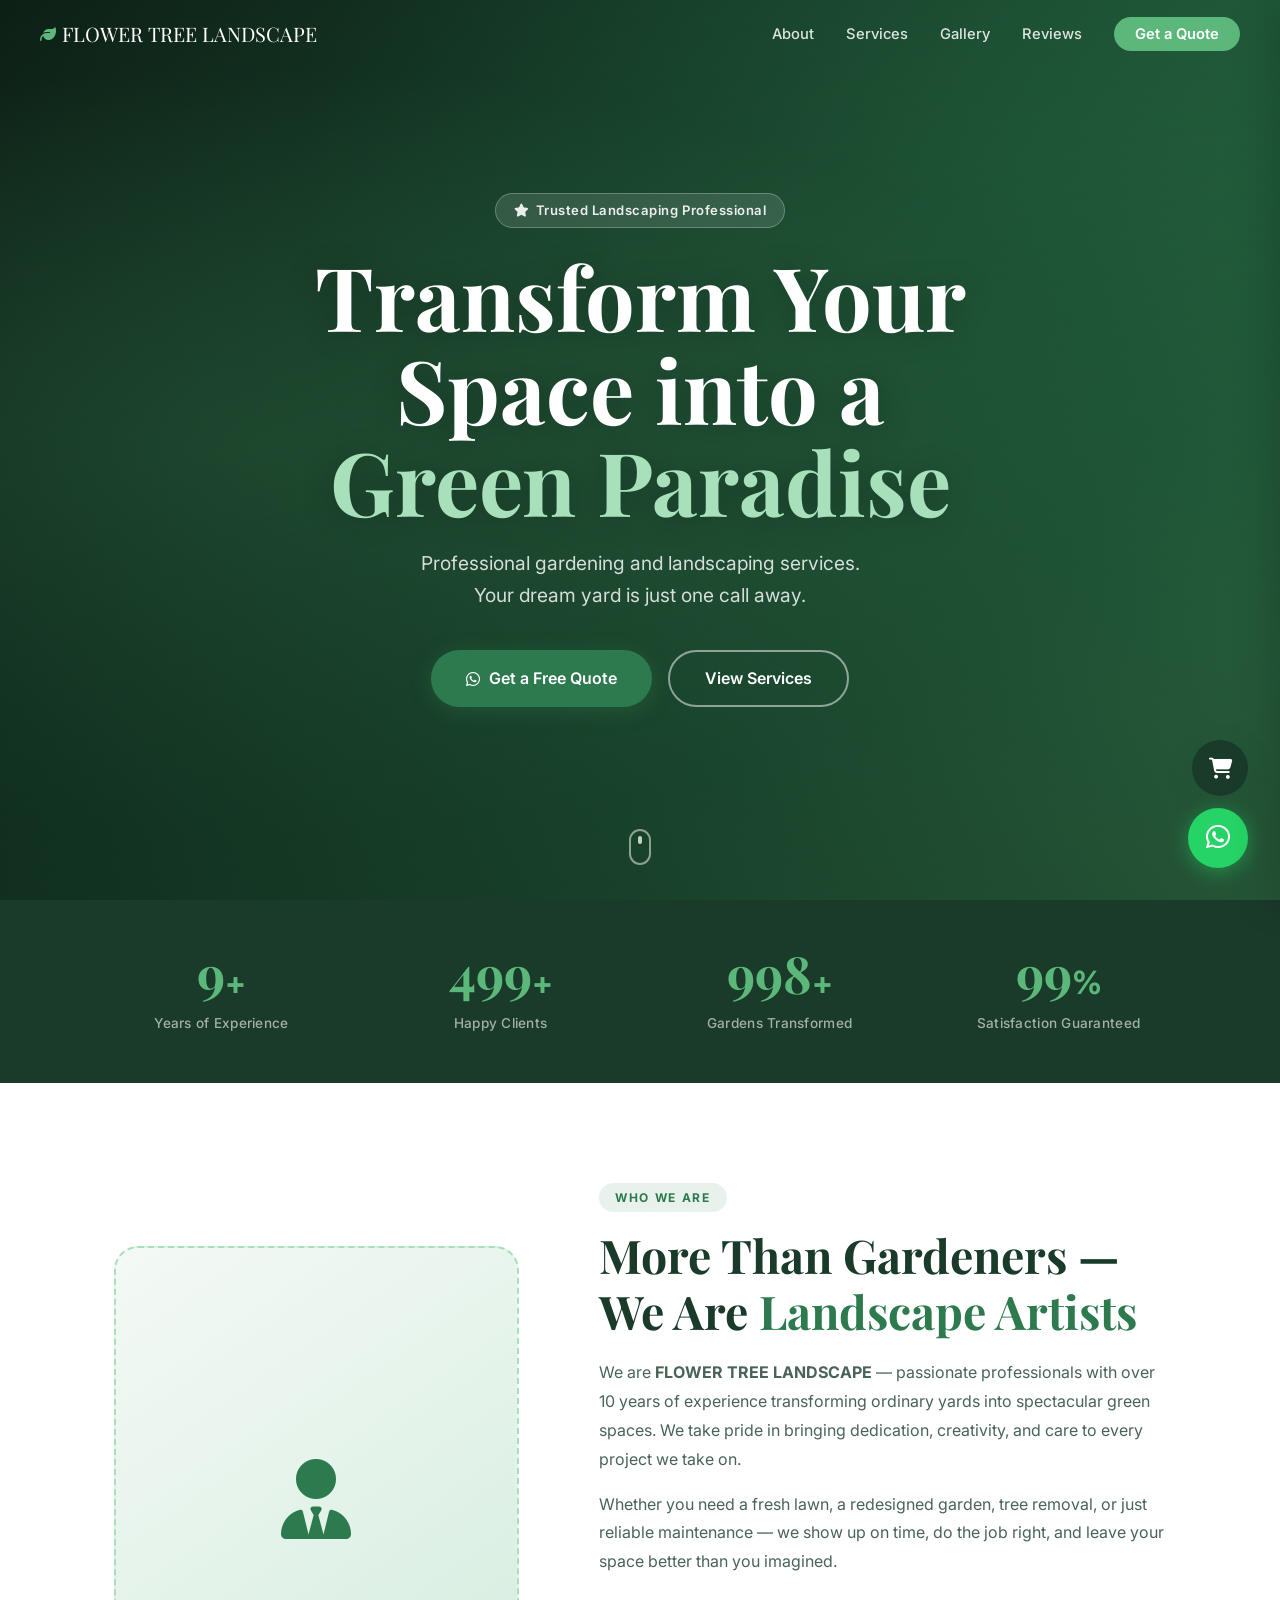
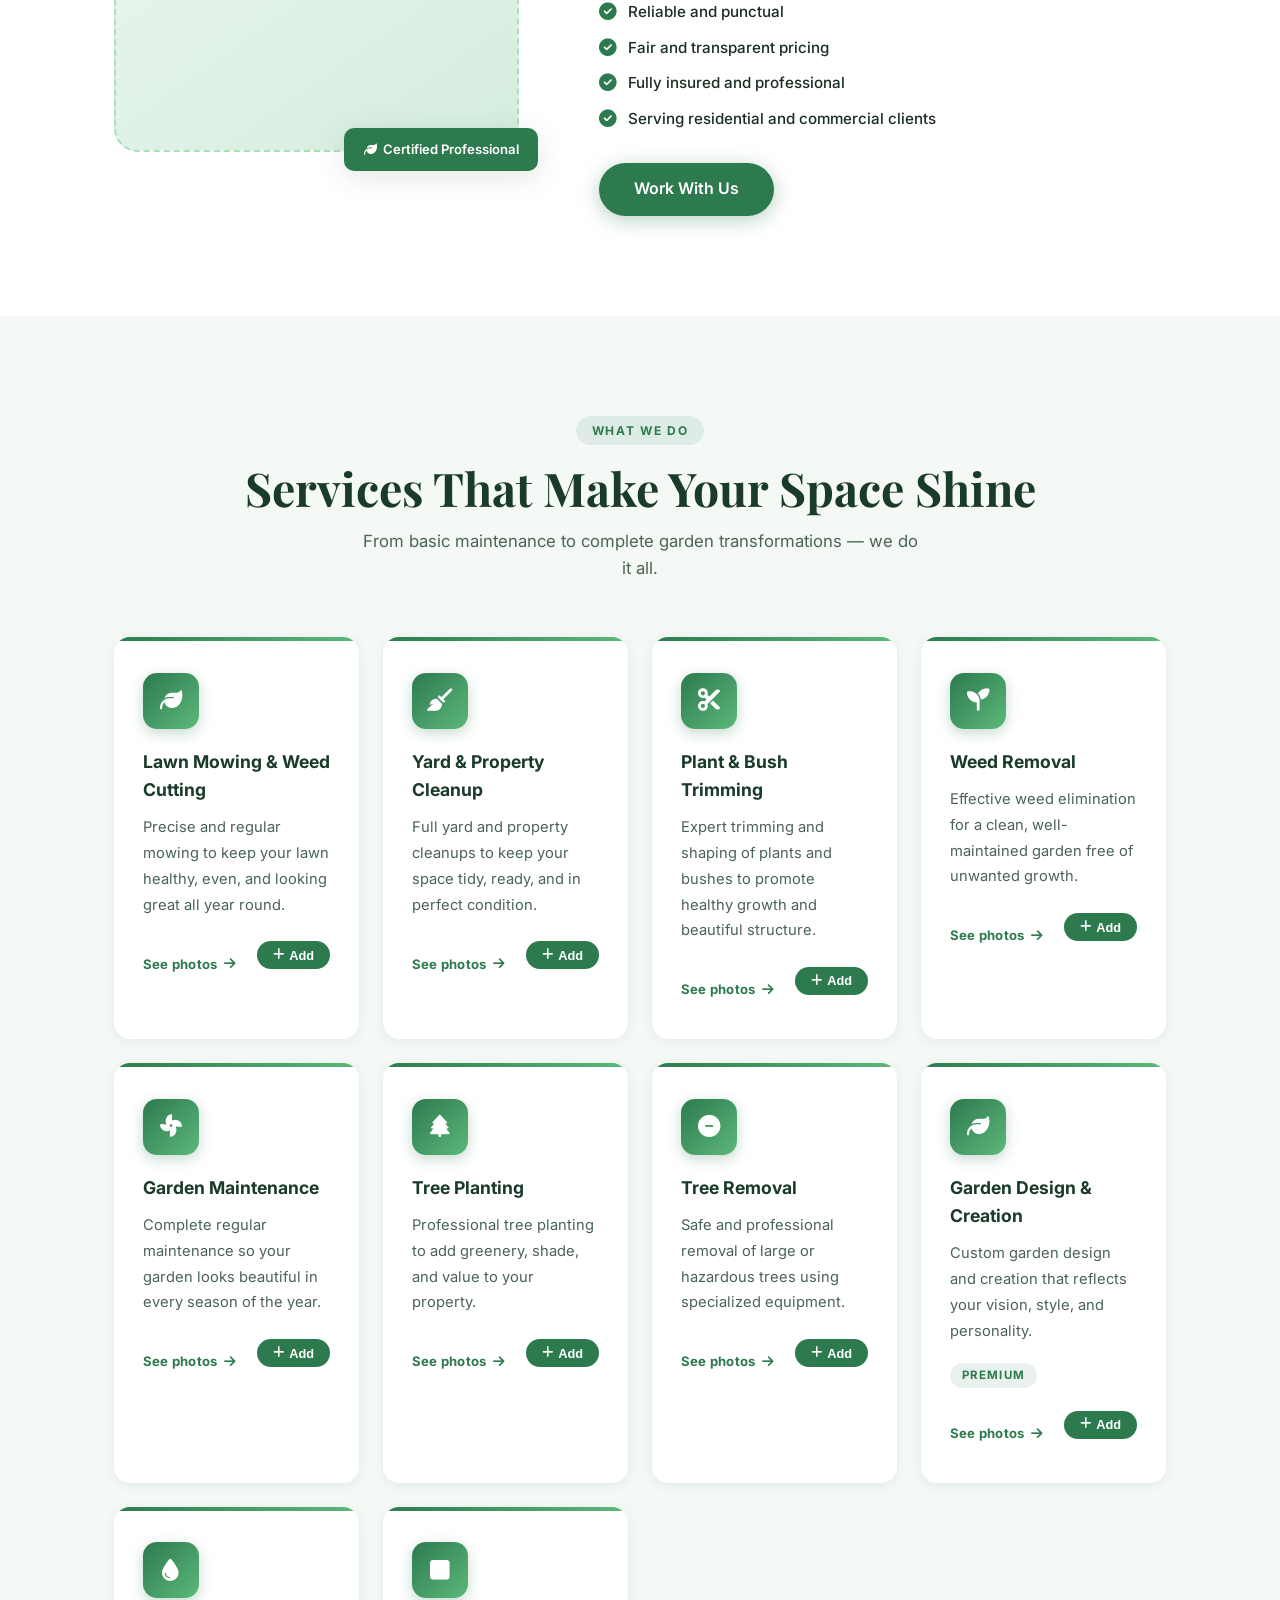
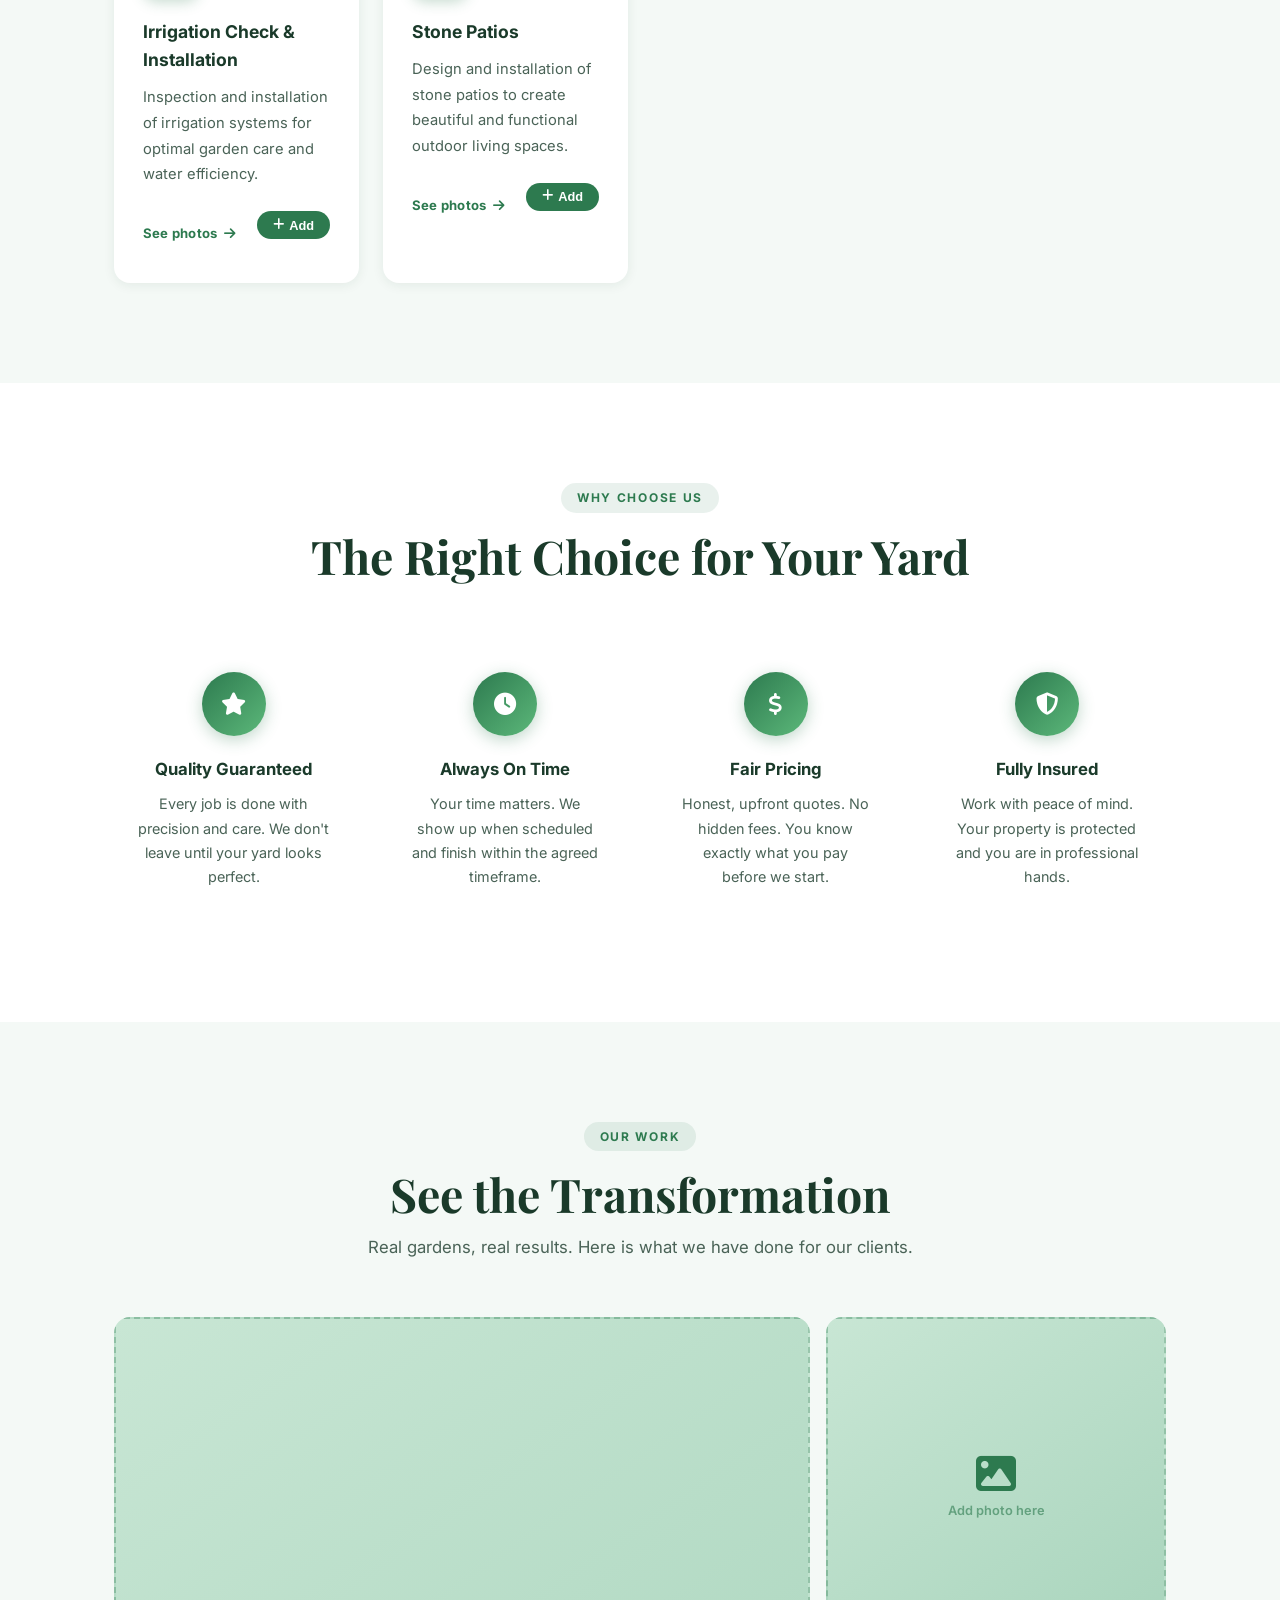
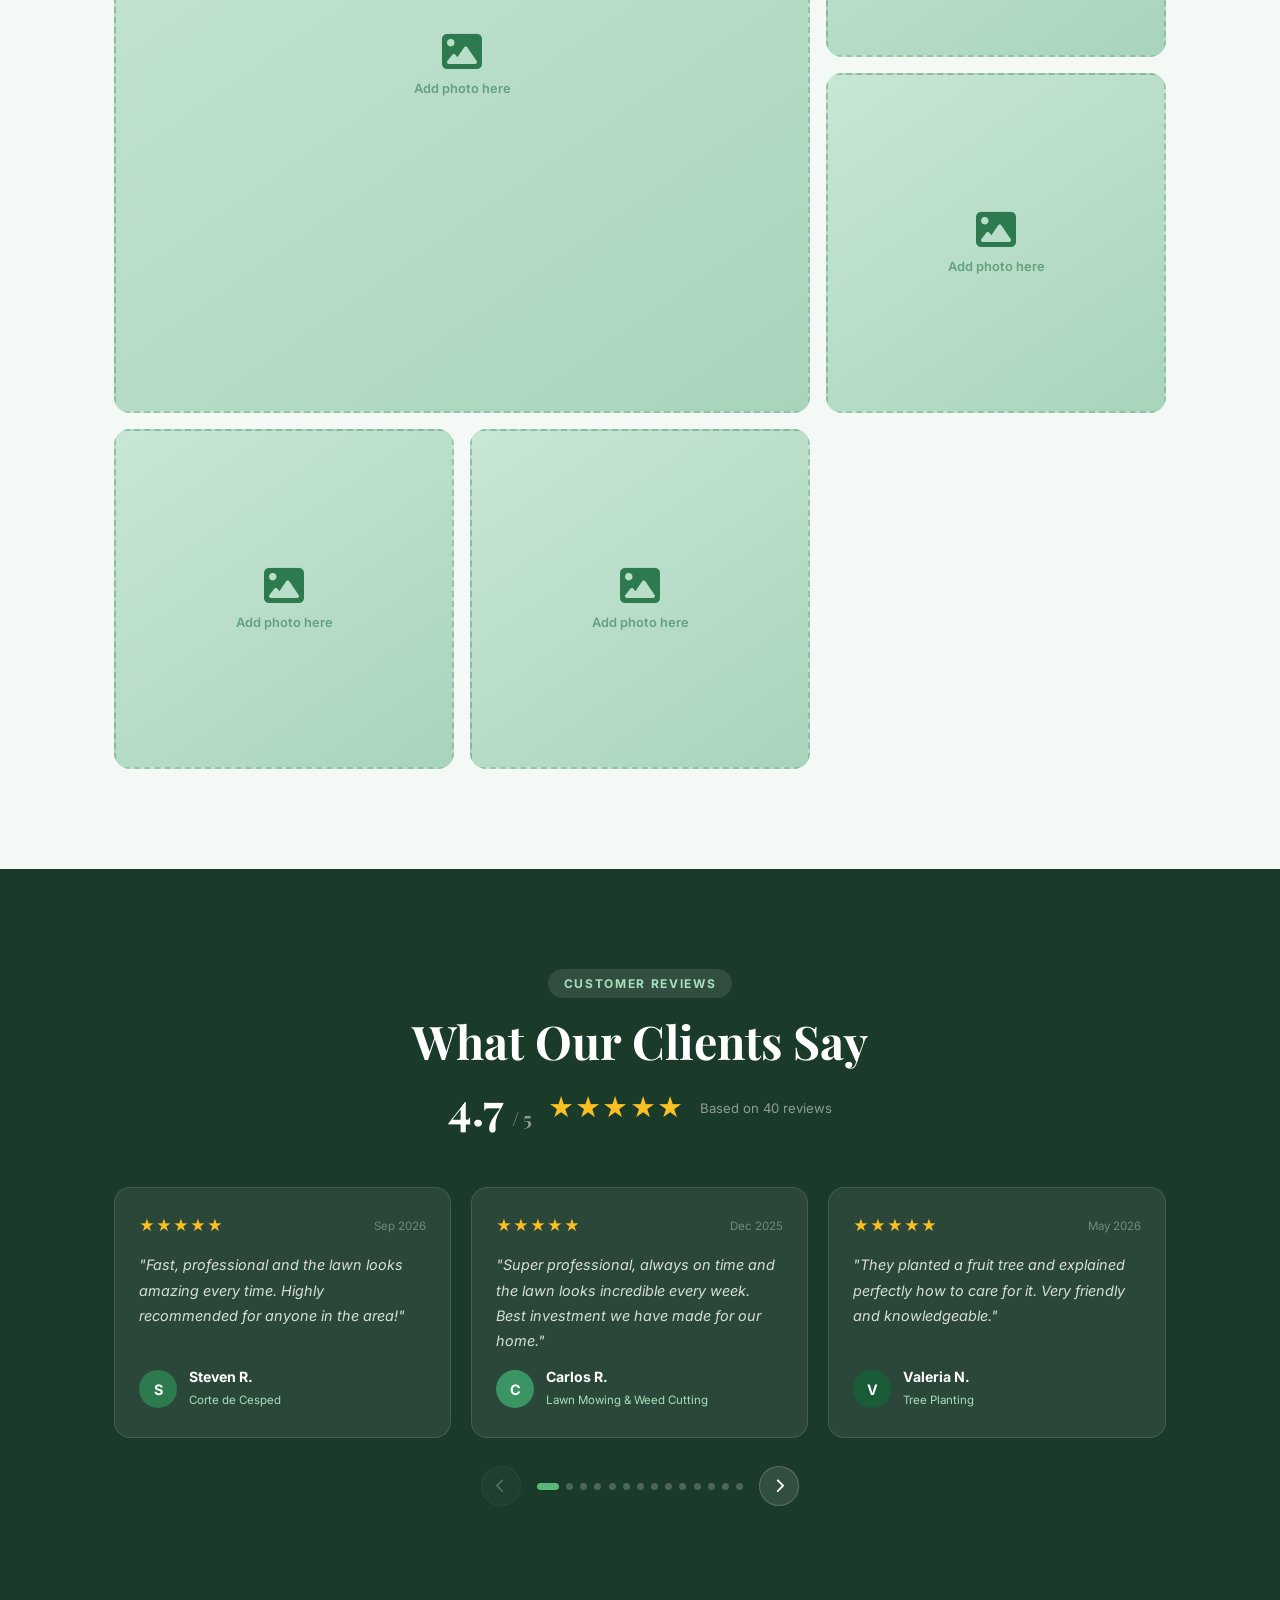
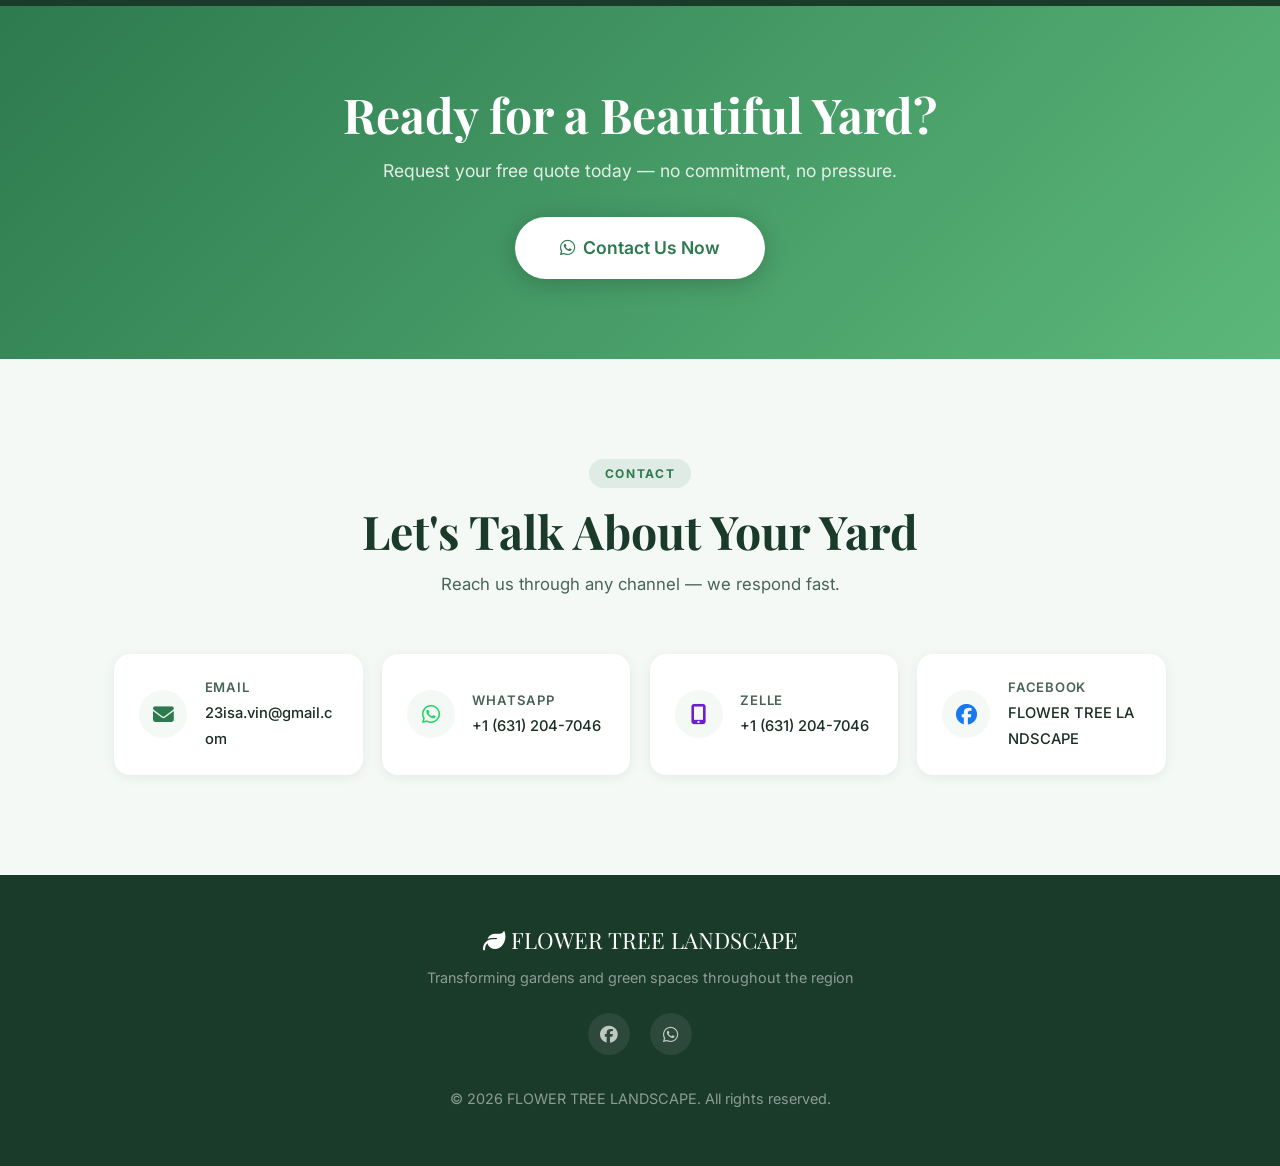
<file: index.html>
<!DOCTYPE html>
<html lang="en">
<head>
  <meta charset="UTF-8" />
  <meta name="viewport" content="width=device-width, initial-scale=1.0" />
  <title>FLOWER TREE LANDSCAPE – Professional Gardening & Landscaping Services</title>
  <meta name="description" content="Professional gardening and landscaping services. Lawn mowing, tree trimming, garden design, and more. Contact FLOWER TREE LANDSCAPE today!" />

  <link rel="stylesheet" href="style.css" />
  <link rel="stylesheet" href="https://cdnjs.cloudflare.com/ajax/libs/font-awesome/6.5.0/css/all.min.css" />
  <link href="https://fonts.googleapis.com/css2?family=Playfair+Display:wght@700;800&family=Inter:wght@400;500;600;700&display=swap" rel="stylesheet" />
</head>
<body>

  <!-- WhatsApp Float -->
  <a href="https://wa.me/16312047046?text=*FLOWER%20TREE%20LANDSCAPE*%0A%0AHello!%20I%27d%20like%20more%20information%20about%20your%20services.%0A%0AGracias!"
     class="whatsapp-float" target="_blank" rel="noopener" aria-label="Chat on WhatsApp">
    <i class="fa-brands fa-whatsapp"></i>
    <span class="whatsapp-tooltip">Chat with us!</span>
  </a>

  <!-- Navbar -->
  <nav class="navbar" id="navbar">
    <div class="nav-logo">
      <i class="fa-solid fa-leaf logo-leaf"></i> FLOWER TREE LANDSCAPE
    </div>
    <ul class="nav-links" id="navLinks">
      <li><a href="#about">About</a></li>
      <li><a href="#services">Services</a></li>
      <li><a href="#gallery">Gallery</a></li>
      <li><a href="#testimonials">Reviews</a></li>
      <li><a href="#contact" class="nav-cta">Get a Quote</a></li>
    </ul>
    <button class="hamburger" id="hamburger" aria-label="Menu">
      <span></span><span></span><span></span>
    </button>
  </nav>

  <!-- Hero -->
  <section class="hero" id="home">
    <div class="hero-bg"></div>
    <div class="hero-overlay"></div>
    <div class="hero-content">
      <div class="hero-badge reveal"><i class="fa-solid fa-star"></i> Trusted Landscaping Professional</div>
      <h1 class="reveal delay-1">
        Transform Your <br/>Space into a <span class="hero-highlight">Green Paradise</span>
      </h1>
      <p class="hero-sub reveal delay-2">
        Professional gardening and landscaping services.<br/>
        Your dream yard is just one call away.
      </p>
      <div class="hero-actions reveal delay-3">
        <a href="https://wa.me/16312047046?text=*FLOWER%20TREE%20LANDSCAPE*%0A%0AHello!%20I%27d%20like%20a%20free%20quote.%0A%0AService%3A%20%0AAddress%3A%20%0ADetails%3A%20%0A%0AThank%20you!"
           class="btn-primary" target="_blank" rel="noopener">
          <i class="fa-brands fa-whatsapp"></i> Get a Free Quote
        </a>
        <a href="#services" class="btn-outline">View Services</a>
      </div>
    </div>
    <div class="scroll-indicator"><span></span></div>
  </section>

  <!-- Stats -->
  <section class="stats-bar">
    <div class="stats-grid">
      <div class="stat-item reveal">
        <span class="stat-number" id="statYears" data-target="10">0</span><span class="stat-suffix">+</span>
        <p>Years of Experience</p>
      </div>
      <div class="stat-item reveal delay-1">
        <span class="stat-number" id="statClients" data-target="500">0</span><span class="stat-suffix">+</span>
        <p>Happy Clients</p>
      </div>
      <div class="stat-item reveal delay-2">
        <span class="stat-number" id="statGardens" data-target="1000">0</span><span class="stat-suffix">+</span>
        <p>Gardens Transformed</p>
      </div>
      <div class="stat-item reveal delay-3">
        <span class="stat-number" id="statSatisfaction" data-target="100">0</span><span class="stat-suffix">%</span>
        <p>Satisfaction Guaranteed</p>
      </div>
    </div>
  </section>

  <!-- About -->
  <section class="about section" id="about">
    <div class="container about-grid">

      <div class="about-photo reveal">
        <div class="photo-placeholder">
          <i class="fa-solid fa-user-tie"></i>
          <!-- To add a real photo: <img src="img/photo.jpg" alt="Our team" /> -->
        </div>
        <div class="photo-badge">
          <i class="fa-solid fa-leaf"></i> Certified Professional
        </div>
      </div>

      <div class="about-text reveal delay-1">
        <span class="section-tag">Who We Are</span>
        <h2>More Than Gardeners —<br/>We Are <span class="highlight">Landscape Artists</span></h2>
        <p>
          We are <strong>FLOWER TREE LANDSCAPE</strong> — passionate professionals with over 10 years of experience
          transforming ordinary yards into spectacular green spaces. We take pride in bringing dedication,
          creativity, and care to every project we take on.
        </p>
        <p>
          Whether you need a fresh lawn, a redesigned garden, tree removal, or just reliable maintenance —
          we show up on time, do the job right, and leave your space better than you imagined.
        </p>
        <ul class="check-list">
          <li><i class="fa-solid fa-circle-check"></i> Reliable and punctual</li>
          <li><i class="fa-solid fa-circle-check"></i> Fair and transparent pricing</li>
          <li><i class="fa-solid fa-circle-check"></i> Fully insured and professional</li>
          <li><i class="fa-solid fa-circle-check"></i> Serving residential and commercial clients</li>
        </ul>
        <a href="#contact" class="btn-primary">Work With Us</a>
      </div>

    </div>
  </section>

  <!-- Services -->
  <section class="services section" id="services">
    <div class="container">
      <div class="section-header reveal">
        <span class="section-tag">What We Do</span>
        <h2>Services That Make Your Space Shine</h2>
        <p>From basic maintenance to complete garden transformations — we do it all.</p>
      </div>
      <div class="services-grid">

        <div class="card reveal" data-service="Lawn Mowing & Weed Cutting" data-icon="fa-leaf">
          <div class="card-icon"><i class="fa-solid fa-leaf"></i></div>
          <h3>Lawn Mowing & Weed Cutting</h3>
          <p>Precise and regular mowing to keep your lawn healthy, even, and looking great all year round.</p>
          <div class="card-actions">
            <span class="card-see-more">See photos <i class="fa-solid fa-arrow-right"></i></span>
            <button class="btn-add-cart" onclick="addToCart(this, event)"><i class="fa-solid fa-plus"></i> Add</button>
          </div>
        </div>

        <div class="card reveal delay-1" data-service="Yard & Property Cleanup" data-icon="fa-broom">
          <div class="card-icon"><i class="fa-solid fa-broom"></i></div>
          <h3>Yard & Property Cleanup</h3>
          <p>Full yard and property cleanups to keep your space tidy, ready, and in perfect condition.</p>
          <div class="card-actions">
            <span class="card-see-more">See photos <i class="fa-solid fa-arrow-right"></i></span>
            <button class="btn-add-cart" onclick="addToCart(this, event)"><i class="fa-solid fa-plus"></i> Add</button>
          </div>
        </div>

        <div class="card reveal delay-2" data-service="Plant & Bush Trimming" data-icon="fa-scissors">
          <div class="card-icon"><i class="fa-solid fa-scissors"></i></div>
          <h3>Plant & Bush Trimming</h3>
          <p>Expert trimming and shaping of plants and bushes to promote healthy growth and beautiful structure.</p>
          <div class="card-actions">
            <span class="card-see-more">See photos <i class="fa-solid fa-arrow-right"></i></span>
            <button class="btn-add-cart" onclick="addToCart(this, event)"><i class="fa-solid fa-plus"></i> Add</button>
          </div>
        </div>

        <div class="card reveal delay-3" data-service="Weed Removal" data-icon="fa-seedling">
          <div class="card-icon"><i class="fa-solid fa-seedling"></i></div>
          <h3>Weed Removal</h3>
          <p>Effective weed elimination for a clean, well-maintained garden free of unwanted growth.</p>
          <div class="card-actions">
            <span class="card-see-more">See photos <i class="fa-solid fa-arrow-right"></i></span>
            <button class="btn-add-cart" onclick="addToCart(this, event)"><i class="fa-solid fa-plus"></i> Add</button>
          </div>
        </div>

        <div class="card reveal" data-service="Garden Maintenance" data-icon="fa-fan">
          <div class="card-icon"><i class="fa-solid fa-fan"></i></div>
          <h3>Garden Maintenance</h3>
          <p>Complete regular maintenance so your garden looks beautiful in every season of the year.</p>
          <div class="card-actions">
            <span class="card-see-more">See photos <i class="fa-solid fa-arrow-right"></i></span>
            <button class="btn-add-cart" onclick="addToCart(this, event)"><i class="fa-solid fa-plus"></i> Add</button>
          </div>
        </div>

        <div class="card reveal delay-1" data-service="Tree Planting" data-icon="fa-tree">
          <div class="card-icon"><i class="fa-solid fa-tree"></i></div>
          <h3>Tree Planting</h3>
          <p>Professional tree planting to add greenery, shade, and value to your property.</p>
          <div class="card-actions">
            <span class="card-see-more">See photos <i class="fa-solid fa-arrow-right"></i></span>
            <button class="btn-add-cart" onclick="addToCart(this, event)"><i class="fa-solid fa-plus"></i> Add</button>
          </div>
        </div>

        <div class="card reveal delay-2" data-service="Tree Removal" data-icon="fa-circle-minus">
          <div class="card-icon"><i class="fa-solid fa-circle-minus"></i></div>
          <h3>Tree Removal</h3>
          <p>Safe and professional removal of large or hazardous trees using specialized equipment.</p>
          <div class="card-actions">
            <span class="card-see-more">See photos <i class="fa-solid fa-arrow-right"></i></span>
            <button class="btn-add-cart" onclick="addToCart(this, event)"><i class="fa-solid fa-plus"></i> Add</button>
          </div>
        </div>

        <div class="card reveal delay-3" data-service="Garden Design & Creation" data-icon="fa-leaf">
          <div class="card-icon"><i class="fa-solid fa-leaf"></i></div>
          <h3>Garden Design & Creation</h3>
          <p>Custom garden design and creation that reflects your vision, style, and personality.</p>
          <span class="card-tag">Premium</span>
          <div class="card-actions">
            <span class="card-see-more">See photos <i class="fa-solid fa-arrow-right"></i></span>
            <button class="btn-add-cart" onclick="addToCart(this, event)"><i class="fa-solid fa-plus"></i> Add</button>
          </div>
        </div>

        <div class="card reveal" data-service="Irrigation Check & Installation" data-icon="fa-droplet">
          <div class="card-icon"><i class="fa-solid fa-droplet"></i></div>
          <h3>Irrigation Check & Installation</h3>
          <p>Inspection and installation of irrigation systems for optimal garden care and water efficiency.</p>
          <div class="card-actions">
            <span class="card-see-more">See photos <i class="fa-solid fa-arrow-right"></i></span>
            <button class="btn-add-cart" onclick="addToCart(this, event)"><i class="fa-solid fa-plus"></i> Add</button>
          </div>
        </div>

        <div class="card reveal delay-1" data-service="Stone Patios" data-icon="fa-square">
          <div class="card-icon"><i class="fa-solid fa-square"></i></div>
          <h3>Stone Patios</h3>
          <p>Design and installation of stone patios to create beautiful and functional outdoor living spaces.</p>
          <div class="card-actions">
            <span class="card-see-more">See photos <i class="fa-solid fa-arrow-right"></i></span>
            <button class="btn-add-cart" onclick="addToCart(this, event)"><i class="fa-solid fa-plus"></i> Add</button>
          </div>
        </div>

      </div>
    </div>
  </section>

  <!-- Why Us -->
  <section class="why section">
    <div class="container">
      <div class="section-header reveal">
        <span class="section-tag">Why Choose Us</span>
        <h2>The Right Choice for Your Yard</h2>
      </div>
      <div class="why-grid">
        <div class="why-card reveal">
          <div class="why-icon"><i class="fa-solid fa-star"></i></div>
          <h3>Quality Guaranteed</h3>
          <p>Every job is done with precision and care. We don't leave until your yard looks perfect.</p>
        </div>
        <div class="why-card reveal delay-1">
          <div class="why-icon"><i class="fa-solid fa-clock"></i></div>
          <h3>Always On Time</h3>
          <p>Your time matters. We show up when scheduled and finish within the agreed timeframe.</p>
        </div>
        <div class="why-card reveal delay-2">
          <div class="why-icon"><i class="fa-solid fa-dollar-sign"></i></div>
          <h3>Fair Pricing</h3>
          <p>Honest, upfront quotes. No hidden fees. You know exactly what you pay before we start.</p>
        </div>
        <div class="why-card reveal delay-3">
          <div class="why-icon"><i class="fa-solid fa-shield-halved"></i></div>
          <h3>Fully Insured</h3>
          <p>Work with peace of mind. Your property is protected and you are in professional hands.</p>
        </div>
      </div>
    </div>
  </section>

  <!-- Gallery -->
  <section class="gallery section" id="gallery">
    <div class="container">
      <div class="section-header reveal">
        <span class="section-tag">Our Work</span>
        <h2>See the Transformation</h2>
        <p>Real gardens, real results. Here is what we have done for our clients.</p>
      </div>
      <div class="gallery-grid">
        <div class="gallery-item reveal g-large" id="galleryItem0">
          <div class="gallery-placeholder"><i class="fa-solid fa-image"></i><span>Add photo here</span></div>
          <div class="gallery-overlay"><span id="galleryLabel0">Lawn Mowing</span></div>
        </div>
        <div class="gallery-item reveal delay-1" id="galleryItem1">
          <div class="gallery-placeholder"><i class="fa-solid fa-image"></i><span>Add photo here</span></div>
          <div class="gallery-overlay"><span id="galleryLabel1">Garden Design</span></div>
        </div>
        <div class="gallery-item reveal delay-2" id="galleryItem2">
          <div class="gallery-placeholder"><i class="fa-solid fa-image"></i><span>Add photo here</span></div>
          <div class="gallery-overlay"><span id="galleryLabel2">Tree Trimming</span></div>
        </div>
        <div class="gallery-item reveal delay-1" id="galleryItem3">
          <div class="gallery-placeholder"><i class="fa-solid fa-image"></i><span>Add photo here</span></div>
          <div class="gallery-overlay"><span id="galleryLabel3">Yard Cleanup</span></div>
        </div>
        <div class="gallery-item reveal delay-2" id="galleryItem4">
          <div class="gallery-placeholder"><i class="fa-solid fa-image"></i><span>Add photo here</span></div>
          <div class="gallery-overlay"><span id="galleryLabel4">Landscaping</span></div>
        </div>
      </div>
    </div>
  </section>

  <!-- Testimonials -->
  <section class="testimonials section" id="testimonials">
    <div class="container">
      <div class="section-header reveal">
        <span class="section-tag">Customer Reviews</span>
        <h2>What Our Clients Say</h2>
        <div class="testi-rating-bar reveal">
          <div class="testi-avg">4.7 <span>/ 5</span></div>
          <div class="testi-stars-big">★★★★★</div>
          <div class="testi-total" id="testiTotal">Based on 0 reviews</div>
        </div>
      </div>
      <div class="testi-carousel reveal">
        <div class="testi-track" id="testiTrack"></div>
      </div>
      <div class="testi-controls">
        <button class="testi-arrow" id="testiPrev" aria-label="Previous"><i class="fa-solid fa-chevron-left"></i></button>
        <div class="testi-dots" id="testiDots"></div>
        <button class="testi-arrow" id="testiNext" aria-label="Next"><i class="fa-solid fa-chevron-right"></i></button>
      </div>
    </div>
  </section>

  <!-- CTA Banner -->
  <section class="cta-banner">
    <div class="container reveal">
      <h2>Ready for a Beautiful Yard?</h2>
      <p>Request your free quote today — no commitment, no pressure.</p>
      <a href="https://wa.me/16312047046?text=*FLOWER%20TREE%20LANDSCAPE*%0A%0AHello!%20I%27d%20like%20a%20free%20quote.%0A%0AService%3A%20%0AAddress%3A%20%0ADetails%3A%20%0A%0AThank%20you!"
         class="btn-primary btn-large" target="_blank" rel="noopener">
        <i class="fa-brands fa-whatsapp"></i> Contact Us Now
      </a>
    </div>
  </section>

  <!-- Contact -->
  <section class="contact section" id="contact">
    <div class="container">
      <div class="section-header reveal">
        <span class="section-tag">Contact</span>
        <h2>Let's Talk About Your Yard</h2>
        <p class="contact-sub">Reach us through any channel — we respond fast.</p>
      </div>
      <div class="contact-grid">

        <a href="mailto:23isa.vin@gmail.com" id="contactEmailLink" class="contact-card reveal">
          <div class="contact-icon"><i class="fa-solid fa-envelope"></i></div>
          <div class="contact-info">
            <strong>Email</strong>
            <span id="contactEmailText">23isa.vin@gmail.com</span>
          </div>
        </a>

        <a href="https://wa.me/16312047046" id="contactWALink" class="contact-card reveal delay-1" target="_blank" rel="noopener">
          <div class="contact-icon whatsapp"><i class="fa-brands fa-whatsapp"></i></div>
          <div class="contact-info">
            <strong>WhatsApp</strong>
            <span id="contactWAText">+1 (631) 204-7046</span>
          </div>
        </a>

        <div class="contact-card reveal delay-2">
          <div class="contact-icon zelle"><i class="fa-solid fa-mobile-screen-button"></i></div>
          <div class="contact-info">
            <strong>Zelle</strong>
            <span id="zelleContactText">+1 (631) 204-7046</span>
          </div>
        </div>

        <a href="https://facebook.com/kikimora230725" id="contactFBLink" class="contact-card reveal delay-3" target="_blank" rel="noopener">
          <div class="contact-icon facebook"><i class="fa-brands fa-facebook"></i></div>
          <div class="contact-info">
            <strong>Facebook</strong>
            <span>FLOWER TREE LANDSCAPE</span>
          </div>
        </a>

      </div>
    </div>
  </section>

  <!-- Footer -->
  <footer class="footer">
    <div class="footer-inner">
      <div class="footer-logo"><i class="fa-solid fa-leaf"></i> FLOWER TREE LANDSCAPE</div>
      <p>Transforming gardens and green spaces throughout the region</p>
      <div class="footer-socials">
        <a href="https://facebook.com/kikimora230725" target="_blank" rel="noopener" aria-label="Facebook"><i class="fa-brands fa-facebook"></i></a>
        <a href="https://wa.me/16312047046" target="_blank" rel="noopener" aria-label="WhatsApp"><i class="fa-brands fa-whatsapp"></i></a>
      </div>
      <p class="footer-copy">&copy; 2026 FLOWER TREE LANDSCAPE. All rights reserved.</p>
    </div>
  </footer>

  <!-- Cart Float Button -->
  <button class="cart-float" id="cartFloat" onclick="openCart()" aria-label="View cart">
    <i class="fa-solid fa-cart-shopping"></i>
    <span class="cart-badge" id="cartBadge">0</span>
  </button>

  <!-- Cart Drawer -->
  <div class="cart-overlay" id="cartOverlay" onclick="closeCart()"></div>
  <div class="cart-drawer" id="cartDrawer">

    <div class="drawer-header">
      <div class="drawer-title">
        <i class="fa-solid fa-cart-shopping"></i>
        <span>My Cart</span>
        <span class="drawer-count" id="drawerCount">0 services</span>
      </div>
      <button class="drawer-close" onclick="closeCart()" aria-label="Close">
        <i class="fa-solid fa-xmark"></i>
      </button>
    </div>

    <div class="drawer-empty" id="cartEmpty">
      <div class="drawer-empty-icon"><i class="fa-solid fa-cart-shopping"></i></div>
      <p>Your cart is empty</p>
      <small>Add services to request a quote</small>
      <button class="drawer-browse" onclick="closeCart()">Browse Services</button>
    </div>

    <div class="drawer-items" id="cartList"></div>

    <div class="drawer-footer" id="cartFooter" style="display:none">
      <div class="drawer-summary">
        <span>Selected services</span>
        <span id="cartCount">0</span>
      </div>

      <div class="drawer-pay">
        <div class="drawer-pay-label"><i class="fa-solid fa-shield-halved"></i> Accepted payment methods</div>
        <div class="drawer-pay-options">
          <div class="drawer-pay-chip"><i class="fa-solid fa-money-bill-wave"></i> Cash</div>
          <div class="drawer-pay-chip zelle" id="zelleChip"><i class="fa-solid fa-mobile-screen-button"></i> Zelle · <span id="zelleChipText">+1 (631) 204-7046</span></div>
        </div>
      </div>

      <a href="#" id="cartWA" class="drawer-checkout" target="_blank" rel="noopener">
        <i class="fa-brands fa-whatsapp"></i>
        <span>Request a Quote</span>
        <i class="fa-solid fa-arrow-right"></i>
      </a>
      <button class="drawer-clear" onclick="clearCart()">
        <i class="fa-solid fa-trash"></i> Clear cart
      </button>
    </div>

  </div>

  <!-- Service Modal -->
  <div class="service-modal" id="serviceModal" role="dialog" aria-modal="true">
    <div class="modal-backdrop" id="modalBackdrop"></div>
    <div class="modal-box">
      <button class="modal-close" id="modalClose" aria-label="Close"><i class="fa-solid fa-xmark"></i></button>
      <div class="modal-header">
        <div class="modal-icon"><i class="fa-solid fa-leaf" id="modalIcon"></i></div>
        <h3 id="modalTitle">Service Name</h3>
      </div>

      <div class="modal-section-label"><i class="fa-solid fa-images"></i> Photos</div>
      <div class="modal-photos" id="modalPhotos">
        <div class="media-placeholder"><i class="fa-solid fa-image"></i><span>Add photo</span></div>
        <div class="media-placeholder"><i class="fa-solid fa-image"></i><span>Add photo</span></div>
        <div class="media-placeholder"><i class="fa-solid fa-image"></i><span>Add photo</span></div>
      </div>

      <div class="modal-section-label"><i class="fa-solid fa-film"></i> Videos</div>
      <div class="modal-videos" id="modalVideos">
        <div class="media-placeholder video-placeholder"><i class="fa-solid fa-circle-play"></i><span>Add video</span></div>
      </div>

      <a href="https://wa.me/16312047046?text=" id="modalWhatsapp"
         class="btn-primary modal-wa" target="_blank" rel="noopener">
        <i class="fa-brands fa-whatsapp"></i> Request this service
      </a>
    </div>
  </div>

  <script src="script.js"></script>
</body>
</html>
</file>
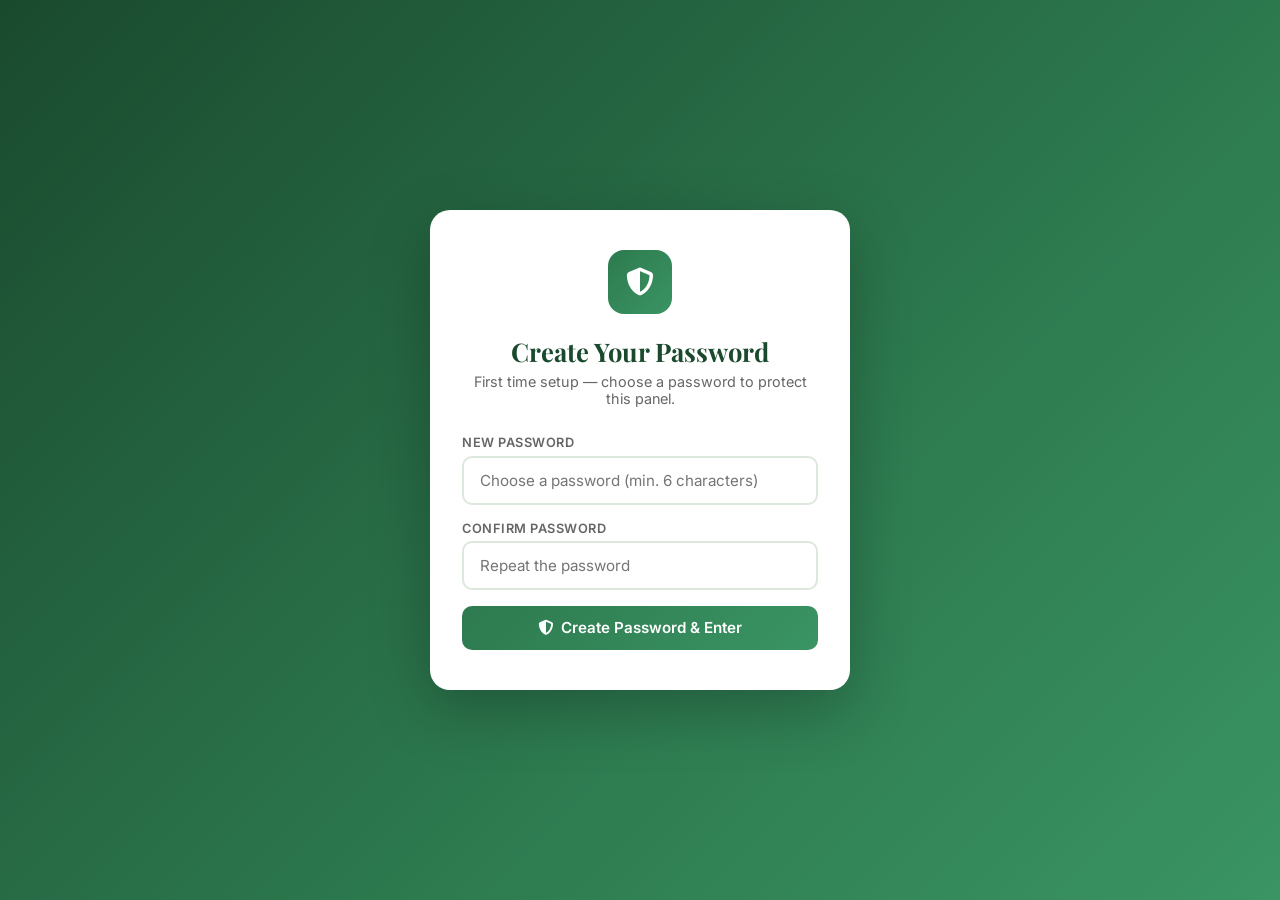
<file: admin.html>
<!DOCTYPE html>
<html lang="en">
<head>
  <meta charset="UTF-8" />
  <meta name="viewport" content="width=device-width, initial-scale=1.0" />
  <title>Admin — FLOWER TREE LANDSCAPE</title>
  <link rel="stylesheet" href="https://cdnjs.cloudflare.com/ajax/libs/font-awesome/6.5.0/css/all.min.css" />
  <link href="https://fonts.googleapis.com/css2?family=Playfair+Display:wght@700;800&family=Inter:wght@400;500;600;700&display=swap" rel="stylesheet" />
  <style>
    *, *::before, *::after { box-sizing: border-box; margin: 0; padding: 0; }
    :root {
      --green-dark:  #1a4a2e;
      --green-main:  #2d7a4f;
      --green-mid:   #3a9463;
      --green-light: #4aaa6e;
      --accent:      #f0a500;
      --bg:          #f5f7f5;
      --white:       #ffffff;
      --text:        #1a1a1a;
      --muted:       #666;
      --border:      #dde8dd;
      --danger:      #c0392b;
      --radius:      12px;
      --shadow:      0 4px 24px rgba(0,0,0,.08);
    }
    body { font-family: 'Inter', sans-serif; background: var(--bg); color: var(--text); min-height: 100vh; }

    /* ── Auth ── */
    .auth-wrap {
      min-height: 100vh;
      background: linear-gradient(135deg, var(--green-dark) 0%, var(--green-main) 60%, var(--green-mid) 100%);
      display: flex; align-items: center; justify-content: center; padding: 1.5rem;
    }
    .auth-box {
      background: var(--white); border-radius: 20px; padding: 2.5rem 2rem;
      width: 100%; max-width: 420px; box-shadow: 0 20px 60px rgba(0,0,0,.25); text-align: center;
    }
    .auth-logo {
      width: 64px; height: 64px;
      background: linear-gradient(135deg, var(--green-main), var(--green-mid));
      border-radius: 16px; display: flex; align-items: center; justify-content: center;
      margin: 0 auto 1.25rem; font-size: 1.75rem; color: #fff;
    }
    .auth-box h1 { font-family: 'Playfair Display', serif; font-size: 1.6rem; color: var(--green-dark); margin-bottom: .35rem; }
    .auth-box > p { color: var(--muted); font-size: .9rem; margin-bottom: 1.75rem; }
    .auth-box label { display: block; text-align: left; font-size: .8rem; font-weight: 600; color: var(--muted); margin-bottom: .35rem; text-transform: uppercase; letter-spacing: .04em; }
    .auth-box input { width: 100%; padding: .8rem 1rem; border: 2px solid var(--border); border-radius: 10px; font-size: .95rem; font-family: 'Inter', sans-serif; color: var(--text); background: #fff; margin-bottom: 1rem; outline: none; transition: border-color .2s; }
    .auth-box input:focus { border-color: var(--green-main); }
    .auth-error { background: #fde8e8; border: 1px solid #e57373; color: var(--danger); border-radius: 8px; padding: .65rem 1rem; font-size: .85rem; margin-bottom: 1rem; display: none; text-align: left; }

    /* ── Buttons ── */
    .btn { display: inline-flex; align-items: center; gap: .5rem; padding: .8rem 1.6rem; border-radius: 10px; font-size: .95rem; font-weight: 600; cursor: pointer; border: none; transition: transform .1s, opacity .15s, background .2s; text-decoration: none; font-family: 'Inter', sans-serif; }
    .btn:active { transform: scale(.97); }
    .btn-primary { background: linear-gradient(135deg, var(--green-main), var(--green-mid)); color: #fff; width: 100%; justify-content: center; }
    .btn-primary:hover { opacity: .9; }
    .btn-outline { background: transparent; color: var(--green-main); border: 2px solid var(--green-main); }
    .btn-outline:hover { background: var(--green-main); color: #fff; }
    .btn-danger { background: #fde8e8; color: var(--danger); border: 1px solid #e57373; }
    .btn-danger:hover { background: #fbd0d0; }
    .btn-sm { padding: .5rem 1rem; font-size: .85rem; border-radius: 8px; }
    .btn-icon { background: rgba(255,255,255,.15); color: #fff; border: 1px solid rgba(255,255,255,.3); width: auto; }
    .btn-icon:hover { background: rgba(255,255,255,.25); }

    /* ── Admin layout ── */
    #adminPanel { display: none; }
    .navbar { position: sticky; top: 0; z-index: 200; background: linear-gradient(135deg, var(--green-dark) 0%, var(--green-main) 100%); padding: 1rem 1.5rem; display: flex; align-items: center; justify-content: space-between; box-shadow: 0 2px 20px rgba(0,0,0,.2); gap: 1rem; }
    .nav-logo { font-family: 'Playfair Display', serif; font-size: 1.15rem; color: #fff; font-weight: 700; display: flex; align-items: center; gap: .5rem; flex-shrink: 0; }
    .nav-logo i { color: #a8e6bf; }
    .admin-badge { background: rgba(255,255,255,.15); color: rgba(255,255,255,.9); font-size: .7rem; font-weight: 600; padding: .2rem .6rem; border-radius: 20px; text-transform: uppercase; letter-spacing: .06em; border: 1px solid rgba(255,255,255,.25); }
    .nav-actions { display: flex; gap: .6rem; flex-wrap: wrap; }

    .admin-hero { background: linear-gradient(135deg, var(--green-dark) 0%, var(--green-main) 100%); padding: 2.5rem 1.5rem 3rem; text-align: center; color: #fff; }
    .admin-hero .section-tag { display: inline-block; background: rgba(255,255,255,.15); color: rgba(255,255,255,.9); font-size: .75rem; font-weight: 600; padding: .3rem .9rem; border-radius: 20px; text-transform: uppercase; letter-spacing: .08em; margin-bottom: .75rem; }
    .admin-hero h1 { font-family: 'Playfair Display', serif; font-size: clamp(1.5rem, 4vw, 2.2rem); margin-bottom: .5rem; }
    .admin-hero p { color: rgba(255,255,255,.75); font-size: .9rem; }

    .admin-body { max-width: 900px; margin: -1.5rem auto 0; padding: 0 1.25rem 4rem; }

    .save-bar { background: var(--white); border-radius: var(--radius); padding: 1rem 1.25rem; display: flex; align-items: center; justify-content: space-between; gap: 1rem; box-shadow: var(--shadow); margin-bottom: 1.75rem; flex-wrap: wrap; }
    .save-status { display: flex; align-items: center; gap: .5rem; font-size: .88rem; color: var(--muted); }
    .save-status.saved { color: var(--green-main); font-weight: 600; }
    .save-bar-actions { display: flex; gap: .75rem; }

    .note-box { background: #e8f5ee; border: 1px solid #b2d8c0; border-radius: var(--radius); padding: .9rem 1.25rem; display: flex; gap: .75rem; align-items: flex-start; font-size: .85rem; color: #2d6a45; line-height: 1.5; margin-bottom: 1.75rem; }
    .note-box i { color: var(--green-main); margin-top: .15rem; flex-shrink: 0; }

    /* ── Config sections ── */
    .config-section { background: var(--white); border-radius: 16px; box-shadow: var(--shadow); overflow: hidden; margin-bottom: 1.75rem; }
    .config-section-header { padding: 1.25rem 1.5rem; border-bottom: 1px solid var(--border); display: flex; align-items: center; gap: .75rem; }
    .section-icon { width: 40px; height: 40px; background: linear-gradient(135deg, var(--green-main), var(--green-mid)); border-radius: 10px; display: flex; align-items: center; justify-content: center; color: #fff; font-size: .95rem; flex-shrink: 0; }
    .config-section-header h2 { font-family: 'Playfair Display', serif; font-size: 1.1rem; color: var(--green-dark); flex: 1; }
    .config-section-header p { font-size: .82rem; color: var(--muted); }
    .config-section-body { padding: 1.5rem; }

    .field-grid { display: grid; grid-template-columns: 1fr 1fr; gap: 1.1rem; }
    @media (max-width: 600px) { .field-grid { grid-template-columns: 1fr; } }
    .field { display: flex; flex-direction: column; gap: .4rem; }
    .field label { font-size: .8rem; font-weight: 600; color: var(--muted); text-transform: uppercase; letter-spacing: .04em; }
    .field input, .field select { padding: .75rem 1rem; border: 2px solid var(--border); border-radius: 10px; font-size: .95rem; font-family: 'Inter', sans-serif; color: var(--text); background: #fff; outline: none; transition: border-color .2s; }
    .field input:focus, .field select:focus { border-color: var(--green-main); }
    .field-hint { font-size: .75rem; color: #aaa; }

    /* ── Gallery ── */
    .gallery-admin-grid { display: grid; grid-template-columns: repeat(3, 1fr); gap: 1.1rem; }
    @media (max-width: 700px) { .gallery-admin-grid { grid-template-columns: repeat(2, 1fr); } }
    @media (max-width: 440px) { .gallery-admin-grid { grid-template-columns: 1fr; } }
    .gallery-slot { border: 2px dashed var(--border); border-radius: 12px; overflow: hidden; background: #f9fbf9; transition: border-color .2s; position: relative; }
    .gallery-slot.has-image { border-style: solid; border-color: var(--green-light); }
    .gallery-slot-preview { width: 100%; aspect-ratio: 4/3; background: #eef4ee; display: flex; flex-direction: column; align-items: center; justify-content: center; gap: .5rem; color: #aac8b0; font-size: .85rem; position: relative; overflow: hidden; }
    .gallery-slot-preview i { font-size: 2rem; }
    .gallery-slot-preview img { position: absolute; inset: 0; width: 100%; height: 100%; object-fit: cover; }
    .gallery-slot-preview .slot-overlay { position: absolute; inset: 0; background: rgba(0,0,0,.45); display: flex; align-items: center; justify-content: center; gap: .5rem; opacity: 0; transition: opacity .2s; }
    .gallery-slot:hover .slot-overlay { opacity: 1; }
    .gallery-slot-body { padding: .75rem; display: flex; flex-direction: column; gap: .5rem; }
    .gallery-slot-body input { width: 100%; padding: .55rem .75rem; border: 1.5px solid var(--border); border-radius: 8px; font-size: .85rem; font-family: 'Inter', sans-serif; color: var(--text); outline: none; transition: border-color .2s; }
    .gallery-slot-body input:focus { border-color: var(--green-main); }
    .gallery-slot-actions { display: flex; gap: .5rem; }
    .gallery-slot-actions .btn { font-size: .8rem; padding: .45rem .75rem; flex: 1; justify-content: center; }
    input[type="file"] { display: none; }

    /* ── Services CRUD ── */
    .service-list { display: flex; flex-direction: column; gap: .6rem; }
    .service-row {
      display: flex; align-items: center; gap: .85rem;
      padding: .85rem 1rem;
      border: 1.5px solid var(--border); border-radius: 10px;
      background: #fff;
      transition: border-color .2s;
    }
    .service-row:hover { border-color: var(--green-light); }
    .svc-icon-badge {
      width: 36px; height: 36px; flex-shrink: 0;
      background: linear-gradient(135deg, var(--green-main), var(--green-mid));
      border-radius: 8px; display: flex; align-items: center; justify-content: center;
      color: #fff; font-size: .85rem;
    }
    .svc-info { flex: 1; min-width: 0; }
    .svc-info strong { display: block; font-size: .92rem; white-space: nowrap; overflow: hidden; text-overflow: ellipsis; }
    .svc-info small { font-size: .78rem; color: var(--muted); white-space: nowrap; overflow: hidden; text-overflow: ellipsis; display: block; }
    .svc-premium { font-size: .7rem; background: #fff3cd; color: #856404; border: 1px solid #ffc107; padding: .1rem .45rem; border-radius: 20px; font-weight: 600; flex-shrink: 0; }
    .svc-delete { width: 32px; height: 32px; flex-shrink: 0; border: none; background: #fde8e8; color: var(--danger); border-radius: 8px; cursor: pointer; display: flex; align-items: center; justify-content: center; font-size: .85rem; transition: background .15s; }
    .svc-delete:hover { background: #fbd0d0; }

    .add-service-btn {
      display: flex; align-items: center; justify-content: center; gap: .5rem;
      padding: .85rem; border: 2px dashed var(--green-light);
      border-radius: 10px; cursor: pointer; color: var(--green-main);
      font-weight: 600; font-size: .9rem; background: #f0faf4;
      transition: background .2s, border-color .2s; margin-top: .25rem;
    }
    .add-service-btn:hover { background: #dff2e8; border-color: var(--green-main); }

    .add-service-form {
      border: 2px solid var(--green-light); border-radius: 12px;
      padding: 1.25rem; background: #f0faf4; margin-top: .25rem;
      display: none; flex-direction: column; gap: .9rem;
    }
    .add-service-form.open { display: flex; }
    .add-service-form h3 { font-size: .95rem; color: var(--green-dark); margin-bottom: -.2rem; }
    .add-service-form .field input,
    .add-service-form .field select { background: #fff; }
    .form-row { display: grid; grid-template-columns: 1fr 1fr; gap: .9rem; }
    @media (max-width: 500px) { .form-row { grid-template-columns: 1fr; } }
    .icon-preview { display: flex; align-items: center; gap: .6rem; margin-top: .2rem; }
    .icon-preview-badge { width: 32px; height: 32px; background: linear-gradient(135deg, var(--green-main), var(--green-mid)); border-radius: 8px; display: flex; align-items: center; justify-content: center; color: #fff; font-size: .9rem; }
    .form-actions { display: flex; gap: .75rem; }
    .form-actions .btn { flex: 1; justify-content: center; }

    .svc-restore-btn { margin-top: .5rem; display: flex; align-items: center; justify-content: center; gap: .5rem; font-size: .82rem; color: var(--muted); background: none; border: none; cursor: pointer; padding: .4rem; text-decoration: underline; }
    .svc-restore-btn:hover { color: var(--green-main); }

    /* ── Danger zone ── */
    .danger-zone { background: #fff8f8; border: 1px solid #e57373; border-radius: 12px; padding: 1.25rem 1.5rem; display: flex; align-items: center; justify-content: space-between; gap: 1rem; flex-wrap: wrap; margin-bottom: 1.75rem; }
    .danger-zone h3 { font-size: .95rem; color: var(--danger); margin-bottom: .2rem; }
    .danger-zone p { font-size: .82rem; color: var(--muted); }

    /* ── Password modal ── */
    .modal-overlay { position: fixed; inset: 0; background: rgba(0,0,0,.5); display: none; align-items: center; justify-content: center; z-index: 300; padding: 1.5rem; }
    .modal-overlay.open { display: flex; }
    .modal-box { background: var(--white); border-radius: 16px; padding: 2rem; width: 100%; max-width: 380px; box-shadow: 0 20px 60px rgba(0,0,0,.2); }
    .modal-box h2 { font-family: 'Playfair Display', serif; color: var(--green-dark); font-size: 1.2rem; margin-bottom: 1.25rem; }
    .modal-box label { display: block; font-size: .8rem; font-weight: 600; color: var(--muted); text-transform: uppercase; letter-spacing: .04em; margin-bottom: .35rem; }
    .modal-box input { width: 100%; padding: .75rem 1rem; border: 2px solid var(--border); border-radius: 10px; font-size: .95rem; font-family: 'Inter', sans-serif; color: var(--text); outline: none; margin-bottom: .9rem; transition: border-color .2s; }
    .modal-box input:focus { border-color: var(--green-main); }
    .modal-actions { display: flex; gap: .75rem; margin-top: .5rem; }
    .modal-actions .btn { flex: 1; justify-content: center; width: auto; }
    .modal-error { background: #fde8e8; border: 1px solid #e57373; color: var(--danger); border-radius: 8px; padding: .55rem .9rem; font-size: .82rem; margin-bottom: .75rem; display: none; }

    /* ── Toast ── */
    .toast { position: fixed; bottom: 2rem; right: 2rem; background: var(--green-dark); color: #fff; padding: .8rem 1.5rem; border-radius: 10px; font-size: .9rem; font-weight: 600; box-shadow: 0 8px 30px rgba(0,0,0,.2); display: flex; align-items: center; gap: .5rem; transform: translateY(4rem); opacity: 0; transition: transform .3s, opacity .3s; z-index: 400; }
    .toast.show { transform: translateY(0); opacity: 1; }
  </style>
</head>
<body>

<!-- ── Login ── -->
<div class="auth-wrap" id="loginScreen">
  <div class="auth-box">
    <div class="auth-logo"><i class="fa-solid fa-leaf"></i></div>
    <h1>Admin Panel</h1>
    <p>FLOWER TREE LANDSCAPE</p>
    <div class="auth-error" id="loginError">Incorrect password. Try again.</div>
    <label for="loginPass">Password</label>
    <input type="password" id="loginPass" placeholder="Enter your password" autocomplete="current-password" />
    <button class="btn btn-primary" onclick="handleLogin()"><i class="fa-solid fa-lock-open"></i> Log In</button>
  </div>
</div>

<!-- ── Create password ── -->
<div class="auth-wrap" id="createScreen" style="display:none">
  <div class="auth-box">
    <div class="auth-logo"><i class="fa-solid fa-shield-halved"></i></div>
    <h1>Create Your Password</h1>
    <p>First time setup — choose a password to protect this panel.</p>
    <div class="auth-error" id="createError"></div>
    <label>New Password</label>
    <input type="password" id="createPass1" placeholder="Choose a password (min. 6 characters)" autocomplete="new-password" />
    <label>Confirm Password</label>
    <input type="password" id="createPass2" placeholder="Repeat the password" autocomplete="new-password" />
    <button class="btn btn-primary" onclick="handleCreate()"><i class="fa-solid fa-shield-halved"></i> Create Password &amp; Enter</button>
  </div>
</div>

<!-- ── Admin panel ── -->
<div id="adminPanel">

  <nav class="navbar">
    <div class="nav-logo">
      <i class="fa-solid fa-leaf"></i> FLOWER TREE LANDSCAPE
      <span class="admin-badge">Admin</span>
    </div>
    <div class="nav-actions">
      <a href="index.html" class="btn btn-icon btn-sm" target="_blank"><i class="fa-solid fa-eye"></i> Preview</a>
      <button class="btn btn-icon btn-sm" onclick="openChangePwd()"><i class="fa-solid fa-key"></i> Password</button>
      <button class="btn btn-sm" onclick="handleLogout()" style="background:rgba(255,255,255,.12);color:#fff;border:1px solid rgba(255,255,255,.3)"><i class="fa-solid fa-right-from-bracket"></i> Logout</button>
    </div>
  </nav>

  <div class="admin-hero">
    <span class="section-tag">Configuration</span>
    <h1>Site Administration</h1>
    <p>Edit your services, gallery photos, and business information.</p>
  </div>

  <div class="admin-body">

    <!-- Save bar -->
    <div class="save-bar">
      <div class="save-status" id="saveStatus">
        <i class="fa-solid fa-circle-dot"></i> Changes save automatically
      </div>
      <div class="save-bar-actions">
        <button class="btn btn-primary btn-sm" onclick="saveAll()" style="width:auto">
          <i class="fa-solid fa-floppy-disk"></i> Save All
        </button>
      </div>
    </div>

    <!-- Note -->
    <div class="note-box">
      <i class="fa-solid fa-circle-info"></i>
      <span>Changes apply <strong>on this browser only</strong>. They appear when you visit the site from this device.</span>
    </div>

    <!-- ── GALLERY ── -->
    <div class="config-section">
      <div class="config-section-header">
        <div class="section-icon"><i class="fa-solid fa-images"></i></div>
        <div><h2>Gallery Photos</h2><p>Upload photos for each gallery slot</p></div>
      </div>
      <div class="config-section-body">
        <div class="gallery-admin-grid" id="galleryAdminGrid"></div>
      </div>
    </div>

    <!-- ── SERVICES ── -->
    <div class="config-section">
      <div class="config-section-header">
        <div class="section-icon"><i class="fa-solid fa-list-check"></i></div>
        <div style="flex:1">
          <h2>Services</h2>
          <p>Add, remove or reorder the services shown on the page</p>
        </div>
        <span id="svcCount" style="font-size:.82rem;color:var(--muted)"></span>
      </div>
      <div class="config-section-body">
        <div class="service-list" id="serviceList"></div>

        <!-- Add button -->
        <div class="add-service-btn" id="addSvcBtn" onclick="toggleAddForm()">
          <i class="fa-solid fa-plus"></i> Add New Service
        </div>

        <!-- Add form -->
        <div class="add-service-form" id="addSvcForm">
          <h3><i class="fa-solid fa-plus"></i> New Service</h3>
          <div class="form-row">
            <div class="field">
              <label>Service Name</label>
              <input type="text" id="newSvcName" placeholder="e.g. Fence Installation" />
            </div>
            <div class="field">
              <label>Icon</label>
              <select id="newSvcIcon" onchange="updateIconPreview()">
                <option value="fa-leaf">🌿 Leaf</option>
                <option value="fa-tree">🌳 Tree</option>
                <option value="fa-seedling">🌱 Seedling / Plant</option>
                <option value="fa-scissors">✂️ Scissors</option>
                <option value="fa-broom">🧹 Broom</option>
                <option value="fa-fan">🌀 Fan / Grass</option>
                <option value="fa-droplet">💧 Water Drop</option>
                <option value="fa-square">⬛ Square / Stone</option>
                <option value="fa-circle-minus">⭕ Circle</option>
                <option value="fa-hammer">🔨 Hammer</option>
                <option value="fa-wrench">🔧 Wrench</option>
                <option value="fa-sun">☀️ Sun</option>
                <option value="fa-bucket">🪣 Bucket</option>
                <option value="fa-house">🏠 House</option>
                <option value="fa-ruler">📏 Ruler</option>
                <option value="fa-water">🌊 Water</option>
                <option value="fa-star">⭐ Star</option>
                <option value="fa-wind">💨 Wind</option>
                <option value="fa-bolt">⚡ Bolt</option>
              </select>
              <div class="icon-preview">
                <div class="icon-preview-badge" id="iconPreview"><i class="fa-solid fa-leaf"></i></div>
                <span style="font-size:.8rem;color:var(--muted)">Preview</span>
              </div>
            </div>
          </div>
          <div class="field">
            <label>Description</label>
            <input type="text" id="newSvcDesc" placeholder="Short description shown on the service card" />
          </div>
          <div class="form-actions">
            <button class="btn btn-outline btn-sm" onclick="toggleAddForm()">Cancel</button>
            <button class="btn btn-primary btn-sm" onclick="submitAddService()" style="width:auto">
              <i class="fa-solid fa-plus"></i> Add Service
            </button>
          </div>
        </div>

        <button class="svc-restore-btn" onclick="restoreDefaultServices()">
          <i class="fa-solid fa-rotate-left"></i> Restore original 10 services
        </button>
      </div>
    </div>

    <!-- ── CONTACT ── -->
    <div class="config-section">
      <div class="config-section-header">
        <div class="section-icon"><i class="fa-solid fa-address-book"></i></div>
        <div><h2>Contact Information</h2><p>Phone, email and social media links</p></div>
      </div>
      <div class="config-section-body">
        <div class="field-grid">
          <div class="field">
            <label>WhatsApp Number</label>
            <input type="text" id="cfgPhone" placeholder="16312047046" />
            <span class="field-hint">Numbers only, with country code</span>
          </div>
          <div class="field">
            <label>Phone Display Text</label>
            <input type="text" id="cfgPhoneDisplay" placeholder="+1 (631) 204-7046" />
            <span class="field-hint">Shown to visitors on the page</span>
          </div>
        </div>
        <div style="height:.9rem"></div>
        <div class="field-grid">
          <div class="field">
            <label>Email Address</label>
            <input type="text" id="cfgEmail" placeholder="23isa.vin@gmail.com" />
          </div>
          <div class="field">
            <label>Facebook URL</label>
            <input type="text" id="cfgFacebook" placeholder="https://facebook.com/yourpage" />
          </div>
        </div>
      </div>
    </div>

    <!-- ── HERO ── -->
    <div class="config-section">
      <div class="config-section-header">
        <div class="section-icon"><i class="fa-solid fa-wand-magic-sparkles"></i></div>
        <div><h2>Hero Section</h2><p>Main headline and subtitle</p></div>
      </div>
      <div class="config-section-body">
        <div class="field" style="margin-bottom:.9rem">
          <label>Green Highlight Text</label>
          <input type="text" id="cfgHeroHighlight" placeholder="Green Paradise" />
          <span class="field-hint">The word(s) shown in green in the main title</span>
        </div>
        <div class="field">
          <label>Hero Subtitle</label>
          <input type="text" id="cfgHeroSub" placeholder="Professional gardening and landscaping services." />
        </div>
      </div>
    </div>

    <!-- ── STATS ── -->
    <div class="config-section">
      <div class="config-section-header">
        <div class="section-icon"><i class="fa-solid fa-chart-bar"></i></div>
        <div><h2>Stats Numbers</h2><p>The four numbers shown below the hero</p></div>
      </div>
      <div class="config-section-body">
        <div class="field-grid">
          <div class="field"><label>Years of Experience</label><input type="number" id="cfgStatYears" placeholder="10" min="0" /></div>
          <div class="field"><label>Happy Clients</label><input type="number" id="cfgStatClients" placeholder="500" min="0" /></div>
          <div class="field"><label>Gardens Transformed</label><input type="number" id="cfgStatGardens" placeholder="1000" min="0" /></div>
          <div class="field"><label>Satisfaction %</label><input type="number" id="cfgStatSatisfaction" placeholder="100" min="0" max="100" /></div>
        </div>
      </div>
    </div>

    <!-- ── DANGER ── -->
    <div class="danger-zone">
      <div>
        <h3><i class="fa-solid fa-triangle-exclamation"></i> Reset Everything</h3>
        <p>Remove all saved changes (including services and gallery photos) and restore the original site.</p>
      </div>
      <button class="btn btn-danger btn-sm" onclick="resetConfig()">
        <i class="fa-solid fa-rotate-left"></i> Reset to Default
      </button>
    </div>

  </div>
</div>

<!-- Password modal -->
<div class="modal-overlay" id="changePwdModal">
  <div class="modal-box">
    <h2><i class="fa-solid fa-key"></i> Change Password</h2>
    <div class="modal-error" id="pwdError"></div>
    <label>Current Password</label><input type="password" id="pwdCurrent" placeholder="Current password" />
    <label>New Password</label><input type="password" id="pwdNew1" placeholder="New password" />
    <label>Confirm New Password</label><input type="password" id="pwdNew2" placeholder="Repeat new password" />
    <div class="modal-actions">
      <button class="btn btn-outline" onclick="closeChangePwd()">Cancel</button>
      <button class="btn btn-primary" onclick="submitChangePwd()">Save</button>
    </div>
  </div>
</div>

<div class="toast" id="toast"><i class="fa-solid fa-circle-check"></i> <span id="toastMsg">Saved!</span></div>

<script>
  const HASH_KEY    = 'ftl_admin_hash';
  const SESSION_KEY = 'ftl_admin_session';
  const CONFIG_KEY  = 'ftl_config';

  const DEFAULT_SERVICES = [
    { name: 'Lawn Mowing & Weed Cutting',     icon: 'fa-leaf',         desc: 'Precise and regular mowing to keep your lawn healthy, even, and looking great all year round.' },
    { name: 'Yard & Property Cleanup',         icon: 'fa-broom',        desc: 'Full yard and property cleanups to keep your space tidy, ready, and in perfect condition.' },
    { name: 'Plant & Bush Trimming',           icon: 'fa-scissors',     desc: 'Expert trimming and shaping of plants and bushes to promote healthy growth and beautiful structure.' },
    { name: 'Weed Removal',                    icon: 'fa-seedling',     desc: 'Effective weed elimination for a clean, well-maintained garden free of unwanted growth.' },
    { name: 'Garden Maintenance',              icon: 'fa-fan',          desc: 'Complete regular maintenance so your garden looks beautiful in every season of the year.' },
    { name: 'Tree Planting',                   icon: 'fa-tree',         desc: 'Professional tree planting to add greenery, shade, and value to your property.' },
    { name: 'Tree Removal',                    icon: 'fa-circle-minus', desc: 'Safe and professional removal of large or hazardous trees using specialized equipment.' },
    { name: 'Garden Design & Creation',        icon: 'fa-leaf',         desc: 'Custom garden design and creation that reflects your vision, style, and personality.', premium: true },
    { name: 'Irrigation Check & Installation', icon: 'fa-droplet',      desc: 'Inspection and installation of irrigation systems for optimal garden care and water efficiency.' },
    { name: 'Stone Patios',                    icon: 'fa-square',       desc: 'Design and installation of stone patios to create beautiful and functional outdoor living spaces.' },
  ];

  const GALLERY_DEFAULTS = ['Lawn Mowing','Garden Design','Tree Trimming','Yard Cleanup','Landscaping'];

  /* ─── SHA-256 ─── */
  async function sha256(str) {
    const buf = await crypto.subtle.digest('SHA-256', new TextEncoder().encode(str));
    return Array.from(new Uint8Array(buf)).map(b => b.toString(16).padStart(2,'0')).join('');
  }

  /* ─── Boot ─── */
  (function boot() {
    const hasHash    = !!localStorage.getItem(HASH_KEY);
    const hasSession = !!sessionStorage.getItem(SESSION_KEY);
    if (!hasHash) {
      document.getElementById('loginScreen').style.display  = 'none';
      document.getElementById('createScreen').style.display = '';
    } else if (hasSession) {
      showAdmin();
    }
  })();

  async function handleCreate() {
    const p1 = document.getElementById('createPass1').value;
    const p2 = document.getElementById('createPass2').value;
    const err = document.getElementById('createError');
    err.style.display = 'none';
    if (!p1) { showErr(err,'Please enter a password.'); return; }
    if (p1.length < 6) { showErr(err,'Minimum 6 characters.'); return; }
    if (p1 !== p2) { showErr(err,'Passwords do not match.'); return; }
    localStorage.setItem(HASH_KEY, await sha256(p1));
    startSession(); showAdmin();
  }

  async function handleLogin() {
    const pass = document.getElementById('loginPass').value;
    const err  = document.getElementById('loginError');
    err.style.display = 'none';
    if (!pass) return;
    if (await sha256(pass) !== localStorage.getItem(HASH_KEY)) { err.style.display = ''; return; }
    startSession(); showAdmin();
  }

  document.getElementById('loginPass').addEventListener('keydown', e => { if (e.key==='Enter') handleLogin(); });
  document.getElementById('createPass2').addEventListener('keydown', e => { if (e.key==='Enter') handleCreate(); });

  function startSession() {
    sessionStorage.setItem(SESSION_KEY, crypto.randomUUID ? crypto.randomUUID() : Math.random().toString(36));
  }

  function showAdmin() {
    document.getElementById('loginScreen').style.display  = 'none';
    document.getElementById('createScreen').style.display = 'none';
    document.getElementById('adminPanel').style.display   = 'block';
    buildGallerySlots();
    buildServiceList();
    loadFields();
    bindAutoSave();
  }

  function handleLogout() { sessionStorage.removeItem(SESSION_KEY); location.reload(); }

  /* ══════════════════════════════════
     GALLERY
  ══════════════════════════════════ */
  function buildGallerySlots() {
    const grid    = document.getElementById('galleryAdminGrid');
    const cfg     = getConfig();
    const gallery = cfg.gallery || [];
    grid.innerHTML = '';
    for (let i = 0; i < 5; i++) {
      const item   = gallery[i] || {};
      const label  = item.label || GALLERY_DEFAULTS[i];
      const src    = item.src   || '';
      const hasImg = !!src;
      const slot   = document.createElement('div');
      slot.className = 'gallery-slot' + (hasImg ? ' has-image' : '');
      slot.id = `gslot${i}`;
      slot.innerHTML = `
        <div class="gallery-slot-preview" id="gprev${i}">
          ${hasImg ? `<img src="${src}" alt="${label}" />` : `<i class="fa-solid fa-camera"></i><span>No photo</span>`}
          <div class="slot-overlay">
            <button class="btn btn-sm" style="background:rgba(255,255,255,.9);color:#222" onclick="triggerUpload(${i})"><i class="fa-solid fa-upload"></i> Upload</button>
            ${hasImg ? `<button class="btn btn-sm" style="background:rgba(200,50,50,.85);color:#fff" onclick="removeGalleryImg(${i})"><i class="fa-solid fa-trash"></i></button>` : ''}
          </div>
        </div>
        <input type="file" id="gfile${i}" accept="image/*" onchange="onFileSelected(${i},this)" />
        <div class="gallery-slot-body">
          <input type="text" id="glabel${i}" placeholder="${GALLERY_DEFAULTS[i]}"
            value="${label !== GALLERY_DEFAULTS[i] ? label : ''}"
            onchange="saveGalleryLabel(${i},this.value)" title="Caption on hover" />
          <div class="gallery-slot-actions">
            <button class="btn btn-outline btn-sm" onclick="triggerUpload(${i})"><i class="fa-solid fa-upload"></i> ${hasImg ? 'Change' : 'Upload'}</button>
            ${hasImg ? `<button class="btn btn-danger btn-sm" onclick="removeGalleryImg(${i})"><i class="fa-solid fa-trash"></i></button>` : ''}
          </div>
        </div>`;
      grid.appendChild(slot);
    }
  }

  function triggerUpload(i) { document.getElementById(`gfile${i}`).click(); }

  function onFileSelected(i, input) {
    const file = input.files[0];
    if (!file) return;
    compressImage(file, 900, 700, 0.78).then(src => {
      saveGalleryImg(i, src);
      buildGallerySlots();
      showToast('Photo saved!');
    });
  }

  function compressImage(file, maxW, maxH, quality) {
    return new Promise(resolve => {
      const reader = new FileReader();
      reader.onload = e => {
        const img = new Image();
        img.onload = () => {
          let w = img.width, h = img.height;
          if (w > maxW) { h = Math.round(h * maxW / w); w = maxW; }
          if (h > maxH) { w = Math.round(w * maxH / h); h = maxH; }
          const c = document.createElement('canvas');
          c.width = w; c.height = h;
          c.getContext('2d').drawImage(img, 0, 0, w, h);
          resolve(c.toDataURL('image/jpeg', quality));
        };
        img.src = e.target.result;
      };
      reader.readAsDataURL(file);
    });
  }

  function saveGalleryImg(i, src) {
    const cfg = getConfig();
    if (!Array.isArray(cfg.gallery)) cfg.gallery = [];
    while (cfg.gallery.length <= i) cfg.gallery.push({});
    cfg.gallery[i].src   = src;
    if (!cfg.gallery[i].label) cfg.gallery[i].label = GALLERY_DEFAULTS[i];
    localStorage.setItem(CONFIG_KEY, JSON.stringify(cfg));
  }

  function saveGalleryLabel(i, label) {
    const cfg = getConfig();
    if (!Array.isArray(cfg.gallery)) cfg.gallery = [];
    while (cfg.gallery.length <= i) cfg.gallery.push({});
    cfg.gallery[i].label = label || GALLERY_DEFAULTS[i];
    localStorage.setItem(CONFIG_KEY, JSON.stringify(cfg));
    showToast('Caption saved!');
  }

  function removeGalleryImg(i) {
    const cfg = getConfig();
    if (Array.isArray(cfg.gallery) && cfg.gallery[i]) cfg.gallery[i].src = '';
    localStorage.setItem(CONFIG_KEY, JSON.stringify(cfg));
    buildGallerySlots();
    showToast('Photo removed.');
  }

  /* ══════════════════════════════════
     SERVICES CRUD
  ══════════════════════════════════ */
  function getServices() {
    const cfg = getConfig();
    return Array.isArray(cfg.services) ? cfg.services : DEFAULT_SERVICES;
  }

  function saveServices(list) {
    const cfg = getConfig();
    cfg.services = list;
    localStorage.setItem(CONFIG_KEY, JSON.stringify(cfg));
  }

  function buildServiceList() {
    const list     = document.getElementById('serviceList');
    const services = getServices();
    const countEl  = document.getElementById('svcCount');
    countEl.textContent = `${services.length} service${services.length !== 1 ? 's' : ''}`;
    list.innerHTML = '';

    services.forEach((svc, i) => {
      const row = document.createElement('div');
      row.className = 'service-row';
      row.innerHTML = `
        <div class="svc-icon-badge"><i class="fa-solid ${svc.icon}"></i></div>
        <div class="svc-info">
          <strong>${svc.name}</strong>
          <small>${svc.desc || ''}</small>
        </div>
        ${svc.premium ? '<span class="svc-premium">Premium</span>' : ''}
        <button class="svc-delete" onclick="deleteService(${i})" title="Remove service">
          <i class="fa-solid fa-xmark"></i>
        </button>`;
      list.appendChild(row);
    });
  }

  function deleteService(i) {
    const services = getServices();
    const name     = services[i]?.name || 'this service';
    if (!confirm(`Remove "${name}" from the services list?`)) return;
    services.splice(i, 1);
    saveServices(services);
    buildServiceList();
    showToast(`"${name}" removed.`);
  }

  function toggleAddForm() {
    const form = document.getElementById('addSvcForm');
    const isOpen = form.classList.toggle('open');
    if (isOpen) {
      document.getElementById('newSvcName').focus();
      updateIconPreview();
    } else {
      document.getElementById('newSvcName').value = '';
      document.getElementById('newSvcDesc').value = '';
      document.getElementById('newSvcIcon').value = 'fa-leaf';
      updateIconPreview();
    }
  }

  function updateIconPreview() {
    const icon = document.getElementById('newSvcIcon').value;
    const prev = document.getElementById('iconPreview');
    prev.innerHTML = `<i class="fa-solid ${icon}"></i>`;
  }

  function submitAddService() {
    const name = document.getElementById('newSvcName').value.trim();
    const icon = document.getElementById('newSvcIcon').value;
    const desc = document.getElementById('newSvcDesc').value.trim();
    if (!name) { document.getElementById('newSvcName').focus(); return; }

    const services = getServices();
    services.push({ name, icon, desc });
    saveServices(services);
    buildServiceList();
    toggleAddForm();
    showToast(`"${name}" added!`);
  }

  function restoreDefaultServices() {
    if (!confirm('This will replace your current services with the original 10. Continue?')) return;
    saveServices(DEFAULT_SERVICES);
    buildServiceList();
    showToast('Services restored to default!');
  }

  /* ══════════════════════════════════
     FIELDS / SAVE
  ══════════════════════════════════ */
  function getConfig() {
    try { return JSON.parse(localStorage.getItem(CONFIG_KEY) || '{}'); } catch { return {}; }
  }

  function loadFields() {
    const cfg = getConfig();
    setVal('cfgPhone',            cfg.phone            || '');
    setVal('cfgPhoneDisplay',     cfg.phoneDisplay     || '');
    setVal('cfgEmail',            cfg.email            || '');
    setVal('cfgFacebook',         cfg.facebook         || '');
    setVal('cfgHeroHighlight',    cfg.heroHighlight    || '');
    setVal('cfgHeroSub',          cfg.heroSub          || '');
    setVal('cfgStatYears',        cfg.statYears        != null ? cfg.statYears        : '');
    setVal('cfgStatClients',      cfg.statClients      != null ? cfg.statClients      : '');
    setVal('cfgStatGardens',      cfg.statGardens      != null ? cfg.statGardens      : '');
    setVal('cfgStatSatisfaction', cfg.statSatisfaction != null ? cfg.statSatisfaction : '');
  }

  function setVal(id, val) { const el = document.getElementById(id); if (el) el.value = val; }

  function bindAutoSave() {
    ['cfgPhone','cfgPhoneDisplay','cfgEmail','cfgFacebook',
     'cfgHeroHighlight','cfgHeroSub',
     'cfgStatYears','cfgStatClients','cfgStatGardens','cfgStatSatisfaction'
    ].forEach(id => {
      const el = document.getElementById(id);
      if (el) el.addEventListener('change', saveAll);
    });
  }

  function saveAll() {
    if (!sessionStorage.getItem(SESSION_KEY)) return;
    const cfg = getConfig();

    const phone = document.getElementById('cfgPhone').value.trim().replace(/\D/g,'');
    if (phone) cfg.phone = phone; else delete cfg.phone;
    const pd = document.getElementById('cfgPhoneDisplay').value.trim();
    if (pd) cfg.phoneDisplay = pd; else delete cfg.phoneDisplay;
    const em = document.getElementById('cfgEmail').value.trim();
    if (em) cfg.email = em; else delete cfg.email;
    const fb = document.getElementById('cfgFacebook').value.trim();
    if (fb) cfg.facebook = fb; else delete cfg.facebook;
    const hh = document.getElementById('cfgHeroHighlight').value.trim();
    if (hh) cfg.heroHighlight = hh; else delete cfg.heroHighlight;
    const hs = document.getElementById('cfgHeroSub').value.trim();
    if (hs) cfg.heroSub = hs; else delete cfg.heroSub;
    const sy = document.getElementById('cfgStatYears').value;
    if (sy !== '') cfg.statYears = parseInt(sy,10); else delete cfg.statYears;
    const sc = document.getElementById('cfgStatClients').value;
    if (sc !== '') cfg.statClients = parseInt(sc,10); else delete cfg.statClients;
    const sg = document.getElementById('cfgStatGardens').value;
    if (sg !== '') cfg.statGardens = parseInt(sg,10); else delete cfg.statGardens;
    const ss = document.getElementById('cfgStatSatisfaction').value;
    if (ss !== '') cfg.statSatisfaction = parseInt(ss,10); else delete cfg.statSatisfaction;

    localStorage.setItem(CONFIG_KEY, JSON.stringify(cfg));
    showToast('Saved!'); flashStatus();
  }

  function resetConfig() {
    if (!confirm('Remove ALL saved changes including gallery photos and services? This cannot be undone.')) return;
    localStorage.removeItem(CONFIG_KEY);
    loadFields(); buildGallerySlots(); buildServiceList();
    showToast('Reset to default!');
  }

  /* ── Toast / Status ── */
  function showToast(msg) {
    const t = document.getElementById('toast');
    document.getElementById('toastMsg').textContent = msg;
    t.classList.add('show');
    clearTimeout(t._timer);
    t._timer = setTimeout(() => t.classList.remove('show'), 2500);
  }
  function flashStatus() {
    const el = document.getElementById('saveStatus');
    el.className = 'save-status saved';
    el.innerHTML = '<i class="fa-solid fa-circle-check"></i> All changes saved!';
    setTimeout(() => { el.className = 'save-status'; el.innerHTML = '<i class="fa-solid fa-circle-dot"></i> Changes save automatically'; }, 3000);
  }

  /* ── Change password ── */
  function openChangePwd() {
    document.getElementById('changePwdModal').classList.add('open');
    ['pwdCurrent','pwdNew1','pwdNew2'].forEach(id => document.getElementById(id).value = '');
    document.getElementById('pwdError').style.display = 'none';
  }
  function closeChangePwd() { document.getElementById('changePwdModal').classList.remove('open'); }
  async function submitChangePwd() {
    const curr = document.getElementById('pwdCurrent').value;
    const n1   = document.getElementById('pwdNew1').value;
    const n2   = document.getElementById('pwdNew2').value;
    const err  = document.getElementById('pwdError');
    err.style.display = 'none';
    if (!curr||!n1||!n2) { showErr(err,'Fill all fields.'); return; }
    if (n1!==n2)         { showErr(err,'Passwords do not match.'); return; }
    if (n1.length < 6)   { showErr(err,'Min. 6 characters.'); return; }
    if (await sha256(curr) !== localStorage.getItem(HASH_KEY)) { showErr(err,'Current password is incorrect.'); return; }
    localStorage.setItem(HASH_KEY, await sha256(n1));
    closeChangePwd(); showToast('Password changed!');
  }

  function showErr(el, msg) { el.textContent = msg; el.style.display = ''; }
</script>
</body>
</html>
</file>
<file: style.css>
/* ════════════════════════════════════════
   ACTUALIZAR: colores en :root para cambiar
   toda la paleta de la pagina de una vez
════════════════════════════════════════ */
:root {
  --green-dark:   #1a3a2a;
  --green-main:   #2d7a4f;
  --green-mid:    #3a9463;
  --accent:       #5cb87a;
  --accent-light: #a8e0bc;
  --bg-light:     #f4f9f6;
  --text:         #1a2e22;
  --text-light:   #4a6357;
  --white:        #ffffff;
  --shadow-sm:    0 2px 12px rgba(26,58,42,0.08);
  --shadow-md:    0 6px 28px rgba(26,58,42,0.13);
  --shadow-lg:    0 16px 48px rgba(26,58,42,0.18);
  --radius-sm:    10px;
  --radius-md:    16px;
  --radius-lg:    24px;
  --transition:   0.35s cubic-bezier(0.4,0,0.2,1);
}

/* ── Reset ── */
*, *::before, *::after { box-sizing: border-box; margin: 0; padding: 0; }
html { scroll-behavior: smooth; }
body {
  font-family: 'Inter', sans-serif;
  color: var(--text);
  background: var(--white);
  overflow-x: hidden;
  line-height: 1.6;
}
a { text-decoration: none; color: inherit; }

/* ── Utilities ── */
.container    { max-width: 1100px; margin: 0 auto; padding: 0 1.5rem; }
.section      { padding: 100px 0; }
.section-header { text-align: center; margin-bottom: 3.5rem; }
.section-header p {
  color: var(--text-light);
  font-size: 1.05rem;
  margin-top: 0.7rem;
  max-width: 560px;
  margin-inline: auto;
}
.section-tag {
  display: inline-block;
  background: rgba(45,122,79,0.1);
  color: var(--green-main);
  font-size: 0.75rem;
  font-weight: 700;
  letter-spacing: 0.14em;
  text-transform: uppercase;
  padding: 5px 16px;
  border-radius: 99px;
  margin-bottom: 1rem;
}
h2 {
  font-family: 'Playfair Display', serif;
  font-size: clamp(1.9rem, 4vw, 2.9rem);
  color: var(--green-dark);
  line-height: 1.2;
}
.highlight { color: var(--green-main); }

/* ── Buttons ── */
.btn-primary {
  display: inline-flex;
  align-items: center;
  gap: 0.55rem;
  background: var(--green-main);
  color: var(--white);
  font-weight: 600;
  font-size: 1rem;
  padding: 0.85rem 2.2rem;
  border-radius: 99px;
  transition: transform var(--transition), box-shadow var(--transition), background var(--transition);
  box-shadow: 0 4px 20px rgba(45,122,79,0.35);
  white-space: nowrap;
}
.btn-primary:hover {
  background: var(--green-mid);
  transform: translateY(-2px);
  box-shadow: 0 8px 32px rgba(45,122,79,0.45);
}
.btn-outline {
  display: inline-flex;
  align-items: center;
  gap: 0.55rem;
  background: transparent;
  color: var(--white);
  font-weight: 600;
  font-size: 1rem;
  padding: 0.85rem 2.2rem;
  border-radius: 99px;
  border: 2px solid rgba(255,255,255,0.5);
  transition: background var(--transition), border-color var(--transition), transform var(--transition);
}
.btn-outline:hover {
  background: rgba(255,255,255,0.12);
  border-color: var(--white);
  transform: translateY(-2px);
}
.btn-large { padding: 1.05rem 2.8rem; font-size: 1.1rem; }

/* ════════════════════════════════════════
   WHATSAPP FLOTANTE
════════════════════════════════════════ */
.whatsapp-float {
  position: fixed;
  bottom: 2rem;
  right: 2rem;
  z-index: 999;
  width: 60px; height: 60px;
  background: #25d366;
  border-radius: 50%;
  display: flex;
  align-items: center;
  justify-content: center;
  font-size: 1.7rem;
  color: var(--white);
  box-shadow: 0 4px 20px rgba(37,211,102,0.45);
  transition: transform var(--transition), box-shadow var(--transition);
  animation: pulse 2.5s ease infinite;
}
.whatsapp-float:hover {
  transform: scale(1.1);
  box-shadow: 0 8px 32px rgba(37,211,102,0.6);
  animation: none;
}
.whatsapp-tooltip {
  position: absolute;
  right: 70px;
  background: var(--green-dark);
  color: var(--white);
  font-size: 0.8rem;
  font-weight: 600;
  padding: 6px 14px;
  border-radius: 8px;
  white-space: nowrap;
  pointer-events: none;
  opacity: 0;
  transform: translateX(6px);
  transition: opacity var(--transition), transform var(--transition);
}
.whatsapp-tooltip::after {
  content: '';
  position: absolute;
  right: -6px; top: 50%;
  transform: translateY(-50%);
  border: 6px solid transparent;
  border-left-color: var(--green-dark);
  border-right: 0;
}
.whatsapp-float:hover .whatsapp-tooltip {
  opacity: 1;
  transform: translateX(0);
}
@keyframes pulse {
  0%, 100% { box-shadow: 0 4px 20px rgba(37,211,102,0.45); }
  50%       { box-shadow: 0 4px 32px rgba(37,211,102,0.75), 0 0 0 8px rgba(37,211,102,0.15); }
}

/* ════════════════════════════════════════
   NAVBAR
════════════════════════════════════════ */
.navbar {
  position: fixed;
  top: 0; left: 0; right: 0;
  z-index: 100;
  display: flex;
  align-items: center;
  justify-content: space-between;
  padding: 1.1rem 2.5rem;
  background: transparent;
  transition: background var(--transition), padding var(--transition), box-shadow var(--transition);
}
.navbar.scrolled {
  background: rgba(26,58,42,0.97);
  backdrop-filter: blur(12px);
  padding: 0.75rem 2.5rem;
  box-shadow: 0 2px 20px rgba(0,0,0,0.2);
}
.nav-logo {
  font-family: 'Playfair Display', serif;
  font-size: 1.25rem;
  color: var(--white);
  display: flex;
  align-items: center;
  gap: 0.4rem;
}
.logo-leaf { font-size: 1rem; color: var(--accent); }

.nav-links {
  display: flex;
  align-items: center;
  gap: 2rem;
  list-style: none;
}
.nav-links a {
  color: rgba(255,255,255,0.85);
  font-size: 0.92rem;
  font-weight: 500;
  transition: color var(--transition);
  position: relative;
}
.nav-links a::after {
  content: '';
  position: absolute;
  bottom: -3px; left: 0;
  width: 0; height: 2px;
  background: var(--accent);
  border-radius: 2px;
  transition: width var(--transition);
}
.nav-links a:hover,
.nav-links a:hover::after { color: var(--white); }
.nav-links a:hover::after { width: 100%; }
.nav-cta {
  background: var(--accent) !important;
  color: var(--white) !important;
  padding: 0.5rem 1.3rem;
  border-radius: 99px;
  font-weight: 600 !important;
  transition: background var(--transition), transform var(--transition) !important;
}
.nav-cta::after { display: none !important; }
.nav-cta:hover { background: var(--green-mid) !important; transform: translateY(-1px); }

/* Hamburger */
.hamburger {
  display: none;
  flex-direction: column;
  gap: 5px;
  background: none;
  border: none;
  cursor: pointer;
  padding: 4px;
}
.hamburger span {
  display: block;
  width: 24px; height: 2px;
  background: var(--white);
  border-radius: 2px;
  transition: transform var(--transition), opacity var(--transition);
}
.hamburger.open span:nth-child(1) { transform: translateY(7px) rotate(45deg); }
.hamburger.open span:nth-child(2) { opacity: 0; }
.hamburger.open span:nth-child(3) { transform: translateY(-7px) rotate(-45deg); }

/* ════════════════════════════════════════
   HERO
════════════════════════════════════════ */
.hero {
  position: relative;
  min-height: 100vh;
  display: flex;
  align-items: center;
  justify-content: center;
  text-align: center;
  overflow: hidden;
}
/* ACTUALIZAR: cambia el gradiente por background-image con foto real
   background-image: url('img/hero-bg.jpg'); background-size: cover; */
.hero-bg {
  position: absolute;
  inset: 0;
  background: linear-gradient(145deg, #0f2318 0%, #1a4a30 35%, #2d7a4f 70%, #4aaa6e 100%);
  z-index: 0;
}
.hero-bg::before {
  content: '';
  position: absolute;
  inset: 0;
  background:
    radial-gradient(ellipse at 20% 50%, rgba(92,184,122,0.25) 0%, transparent 60%),
    radial-gradient(ellipse at 80% 20%, rgba(45,122,79,0.3) 0%, transparent 50%);
}
.hero-overlay {
  position: absolute;
  inset: 0;
  background: linear-gradient(to bottom, rgba(0,0,0,0.1) 0%, rgba(0,0,0,0.5) 100%);
  z-index: 1;
}
.hero-content {
  position: relative;
  z-index: 2;
  padding: 2rem 1.5rem;
  max-width: 760px;
}
.hero-badge {
  display: inline-flex;
  align-items: center;
  gap: 0.4rem;
  background: rgba(255,255,255,0.12);
  border: 1px solid rgba(255,255,255,0.25);
  color: rgba(255,255,255,0.9);
  font-size: 0.82rem;
  font-weight: 600;
  padding: 6px 18px;
  border-radius: 99px;
  backdrop-filter: blur(6px);
  margin-bottom: 1.4rem;
  letter-spacing: 0.04em;
}
.hero-content h1 {
  font-family: 'Playfair Display', serif;
  font-size: clamp(3rem, 8vw, 5.5rem);
  color: var(--white);
  line-height: 1.05;
  margin-bottom: 1.2rem;
  text-shadow: 0 2px 30px rgba(0,0,0,0.25);
}
.hero-highlight {
  color: var(--accent-light);
  position: relative;
}
.hero-sub {
  font-size: clamp(1rem, 2.5vw, 1.2rem);
  color: rgba(255,255,255,0.82);
  margin-bottom: 2.4rem;
  line-height: 1.7;
}
.hero-actions {
  display: flex;
  gap: 1rem;
  justify-content: center;
  flex-wrap: wrap;
}
.scroll-indicator {
  position: absolute;
  bottom: 2.2rem;
  left: 50%;
  transform: translateX(-50%);
  z-index: 2;
}
.scroll-indicator span {
  display: block;
  width: 22px; height: 36px;
  border: 2px solid rgba(255,255,255,0.5);
  border-radius: 99px;
  position: relative;
}
.scroll-indicator span::after {
  content: '';
  position: absolute;
  top: 5px; left: 50%;
  transform: translateX(-50%);
  width: 4px; height: 8px;
  background: rgba(255,255,255,0.75);
  border-radius: 2px;
  animation: scrollDot 1.8s ease infinite;
}
@keyframes scrollDot {
  0%   { opacity: 1; transform: translateX(-50%) translateY(0); }
  100% { opacity: 0; transform: translateX(-50%) translateY(14px); }
}

/* ════════════════════════════════════════
   STATS BAR
════════════════════════════════════════ */
.stats-bar {
  background: var(--green-dark);
  padding: 3rem 1.5rem;
}
.stats-grid {
  max-width: 1100px;
  margin: 0 auto;
  display: grid;
  grid-template-columns: repeat(4, 1fr);
  gap: 1rem;
  text-align: center;
}
.stat-item p {
  color: rgba(255,255,255,0.6);
  font-size: 0.85rem;
  font-weight: 500;
  margin-top: 0.3rem;
  letter-spacing: 0.02em;
}
.stat-number {
  font-family: 'Playfair Display', serif;
  font-size: clamp(2.2rem, 5vw, 3.2rem);
  font-weight: 700;
  color: var(--accent);
  line-height: 1;
}
.stat-suffix {
  font-size: clamp(1.4rem, 3vw, 2rem);
  color: var(--accent);
  font-weight: 700;
}

/* ════════════════════════════════════════
   ABOUT
════════════════════════════════════════ */
.about { background: var(--white); }
.about-grid {
  display: grid;
  grid-template-columns: 1fr 1.4fr;
  gap: 5rem;
  align-items: center;
}
.about-photo { position: relative; }
.photo-placeholder {
  width: 100%;
  aspect-ratio: 4/5;
  background: linear-gradient(145deg, var(--bg-light), #d4edde);
  border-radius: var(--radius-lg);
  display: flex;
  flex-direction: column;
  align-items: center;
  justify-content: center;
  gap: 1rem;
  color: var(--green-main);
  font-size: 5rem;
  border: 2px dashed var(--accent-light);
}
/* ACTUALIZAR: cuando agregues foto real, el img tendra estos estilos */
.about-photo img {
  width: 100%;
  aspect-ratio: 4/5;
  object-fit: cover;
  border-radius: var(--radius-lg);
  box-shadow: var(--shadow-lg);
}
.photo-badge {
  position: absolute;
  bottom: -1.2rem;
  right: -1.2rem;
  background: var(--green-main);
  color: var(--white);
  font-size: 0.82rem;
  font-weight: 600;
  padding: 0.7rem 1.2rem;
  border-radius: var(--radius-sm);
  display: flex;
  align-items: center;
  gap: 0.4rem;
  box-shadow: var(--shadow-md);
}
.about-text h2 { margin-bottom: 1.2rem; }
.about-text p {
  color: var(--text-light);
  font-size: 1rem;
  margin-bottom: 1rem;
  line-height: 1.8;
}
.check-list {
  list-style: none;
  margin: 1.5rem 0 2rem;
  display: flex;
  flex-direction: column;
  gap: 0.7rem;
}
.check-list li {
  display: flex;
  align-items: center;
  gap: 0.7rem;
  font-size: 0.95rem;
  font-weight: 500;
  color: var(--text);
}
.check-list i { color: var(--green-main); font-size: 1.1rem; }

/* ════════════════════════════════════════
   SERVICES
════════════════════════════════════════ */
.services { background: var(--bg-light); }
.services-grid {
  display: grid;
  grid-template-columns: repeat(auto-fit, minmax(240px, 1fr));
  gap: 1.5rem;
}
.card {
  background: var(--white);
  border-radius: var(--radius-md);
  padding: 2.2rem 1.8rem;
  box-shadow: var(--shadow-sm);
  transition: transform var(--transition), box-shadow var(--transition);
  position: relative;
  overflow: hidden;
  border-bottom: 4px solid transparent;
}
.card::before {
  content: '';
  position: absolute;
  top: 0; left: 0; right: 0;
  height: 4px;
  background: linear-gradient(90deg, var(--green-main), var(--accent));
  border-radius: var(--radius-md) var(--radius-md) 0 0;
}
.card:hover {
  transform: translateY(-8px);
  box-shadow: var(--shadow-lg);
}
.card-icon {
  width: 56px; height: 56px;
  background: linear-gradient(135deg, var(--green-main), var(--accent));
  border-radius: 14px;
  display: flex;
  align-items: center;
  justify-content: center;
  font-size: 1.4rem;
  color: var(--white);
  margin-bottom: 1.2rem;
  box-shadow: 0 4px 14px rgba(45,122,79,0.28);
  transition: transform var(--transition);
}
.card:hover .card-icon { transform: scale(1.08) rotate(-4deg); }
.card h3 {
  font-size: 1.1rem;
  font-weight: 700;
  color: var(--green-dark);
  margin-bottom: 0.7rem;
}
.card p {
  font-size: 0.92rem;
  color: var(--text-light);
  line-height: 1.75;
}
.card-tag {
  display: inline-block;
  margin-top: 1.2rem;
  background: rgba(45,122,79,0.1);
  color: var(--green-main);
  font-size: 0.72rem;
  font-weight: 700;
  letter-spacing: 0.1em;
  text-transform: uppercase;
  padding: 3px 12px;
  border-radius: 99px;
}

/* ════════════════════════════════════════
   WHY CHOOSE ME
════════════════════════════════════════ */
.why { background: var(--white); }
.why-grid {
  display: grid;
  grid-template-columns: repeat(auto-fit, minmax(220px, 1fr));
  gap: 2rem;
}
.why-card {
  text-align: center;
  padding: 2rem 1.5rem;
  border-radius: var(--radius-md);
  transition: background var(--transition), transform var(--transition);
}
.why-card:hover {
  background: var(--bg-light);
  transform: translateY(-4px);
}
.why-icon {
  width: 64px; height: 64px;
  background: linear-gradient(135deg, var(--green-main), var(--accent));
  border-radius: 50%;
  display: flex;
  align-items: center;
  justify-content: center;
  margin: 0 auto 1.2rem;
  font-size: 1.4rem;
  color: var(--white);
  box-shadow: 0 4px 16px rgba(45,122,79,0.3);
}
.why-card h3 {
  font-size: 1.05rem;
  font-weight: 700;
  color: var(--green-dark);
  margin-bottom: 0.6rem;
}
.why-card p {
  font-size: 0.9rem;
  color: var(--text-light);
  line-height: 1.7;
}

/* ════════════════════════════════════════
   GALLERY
════════════════════════════════════════ */
.gallery { background: var(--bg-light); }
.gallery-grid {
  display: grid;
  grid-template-columns: repeat(3, 1fr);
  grid-template-rows: auto auto;
  gap: 1rem;
}
.gallery-item {
  border-radius: var(--radius-md);
  overflow: hidden;
  position: relative;
  aspect-ratio: 1;
  cursor: pointer;
}
.gallery-item.g-large {
  grid-column: 1 / 3;
  grid-row: 1 / 3;
  aspect-ratio: unset;
}
.gallery-placeholder {
  width: 100%;
  height: 100%;
  min-height: 200px;
  background: linear-gradient(145deg, #c8e6d4, #a8d4bc);
  display: flex;
  flex-direction: column;
  align-items: center;
  justify-content: center;
  gap: 0.5rem;
  color: var(--green-main);
  font-size: 2.5rem;
  border: 2px dashed rgba(45,122,79,0.3);
  transition: background var(--transition);
}
.gallery-placeholder span {
  font-size: 0.8rem;
  font-weight: 600;
  opacity: 0.6;
}
/* ACTUALIZAR: cuando agregues fotos, el img tendra estos estilos */
.gallery-item img {
  width: 100%;
  height: 100%;
  object-fit: cover;
  transition: transform 0.5s ease;
}
.gallery-item:hover img,
.gallery-item:hover .gallery-placeholder { transform: scale(1.04); }
.gallery-overlay {
  position: absolute;
  inset: 0;
  background: linear-gradient(to top, rgba(26,58,42,0.75) 0%, transparent 60%);
  display: flex;
  align-items: flex-end;
  padding: 1.2rem;
  opacity: 0;
  transition: opacity var(--transition);
}
.gallery-item:hover .gallery-overlay { opacity: 1; }
.gallery-overlay span {
  color: var(--white);
  font-weight: 600;
  font-size: 0.9rem;
}

/* ════════════════════════════════════════
   TESTIMONIALS
════════════════════════════════════════ */
.testimonials { background: var(--green-dark); }
.testimonials .section-tag { background: rgba(255,255,255,0.1); color: var(--accent-light); }
.testimonials h2 { color: var(--white); }

.testi-rating-bar {
  display: flex;
  align-items: center;
  justify-content: center;
  gap: 1rem;
  margin-top: 1rem;
  flex-wrap: wrap;
}
.testi-avg {
  font-family: 'Playfair Display', serif;
  font-size: 2.8rem;
  font-weight: 700;
  color: var(--white);
  line-height: 1;
}
.testi-avg span { font-size: 1.2rem; color: rgba(255,255,255,0.5); }
.testi-stars-big { color: #fbbf24; font-size: 1.6rem; letter-spacing: 0.05em; }
.testi-total { font-size: 0.82rem; color: rgba(255,255,255,0.5); }

/* Carrusel */
.testi-carousel {
  position: relative;
  margin-top: 2.5rem;
  overflow: hidden;
}
.testi-track {
  display: flex;
  gap: 1.25rem;
  transition: transform 0.5s cubic-bezier(0.4,0,0.2,1);
  will-change: transform;
}
.testi-card {
  background: rgba(255,255,255,0.07);
  border: 1px solid rgba(255,255,255,0.12);
  border-radius: var(--radius-md);
  padding: 1.6rem 1.5rem;
  flex: 0 0 calc(33.333% - 0.84rem);
  display: flex;
  flex-direction: column;
  gap: 0.9rem;
  transition: background 0.3s, border-color 0.3s, transform 0.3s;
}
.testi-card:hover {
  background: rgba(255,255,255,0.12);
  border-color: var(--accent);
  transform: translateY(-5px);
}
.testi-top { display: flex; align-items: center; justify-content: space-between; }
.testi-stars { color: #fbbf24; font-size: 0.95rem; letter-spacing: 0.06em; }
.testi-date  { font-size: 0.72rem; color: rgba(255,255,255,0.35); }
.testi-card > p {
  color: rgba(255,255,255,0.82);
  font-size: 0.9rem;
  line-height: 1.75;
  font-style: italic;
  flex: 1;
}
.testi-author { display: flex; align-items: center; gap: 0.75rem; margin-top: auto; }
.testi-avatar {
  width: 38px; height: 38px;
  border-radius: 50%;
  display: flex; align-items: center; justify-content: center;
  font-weight: 700; font-size: 0.9rem; color: var(--white); flex-shrink: 0;
}
.testi-author strong { color: var(--white); font-size: 0.88rem; display: block; line-height: 1.3; }
.testi-author span   { color: var(--accent-light); font-size: 0.72rem; }

/* Controles */
.testi-controls {
  display: flex;
  align-items: center;
  justify-content: center;
  gap: 1rem;
  margin-top: 1.8rem;
}
.testi-arrow {
  background: rgba(255,255,255,0.1);
  border: 1px solid rgba(255,255,255,0.2);
  color: var(--white);
  width: 40px; height: 40px;
  border-radius: 50%;
  cursor: pointer;
  font-size: 0.9rem;
  display: flex; align-items: center; justify-content: center;
  transition: background var(--transition);
  flex-shrink: 0;
}
.testi-arrow:hover:not(:disabled) { background: var(--green-main); border-color: var(--green-main); }
.testi-arrow:disabled { opacity: 0.25; cursor: default; }
.testi-dots {
  display: flex;
  gap: 0.45rem;
  flex-wrap: wrap;
  justify-content: center;
}
.testi-dot {
  width: 7px; height: 7px;
  border-radius: 99px;
  background: rgba(255,255,255,0.22);
  border: none;
  cursor: pointer;
  padding: 0;
  transition: background 0.3s, width 0.3s, transform 0.3s;
}
.testi-dot.active { background: var(--accent); width: 22px; }

@media (max-width: 900px) {
  .testi-card { flex: 0 0 calc(50% - 0.63rem); }
}
@media (max-width: 600px) {
  .testi-card { flex: 0 0 100%; }
}

/* ════════════════════════════════════════
   CTA BANNER
════════════════════════════════════════ */
.cta-banner {
  background: linear-gradient(135deg, var(--green-main) 0%, var(--accent) 100%);
  padding: 80px 1.5rem;
  text-align: center;
}
.cta-banner h2 {
  color: var(--white);
  font-size: clamp(2rem, 5vw, 3rem);
  margin-bottom: 0.8rem;
}
.cta-banner p {
  color: rgba(255,255,255,0.85);
  font-size: 1.1rem;
  margin-bottom: 2rem;
}
.cta-banner .btn-primary {
  background: var(--white);
  color: var(--green-main);
  box-shadow: 0 4px 24px rgba(0,0,0,0.2);
}
.cta-banner .btn-primary:hover {
  background: var(--bg-light);
  transform: translateY(-3px);
  box-shadow: 0 8px 36px rgba(0,0,0,0.25);
}

/* ════════════════════════════════════════
   CONTACT
════════════════════════════════════════ */
.contact { background: var(--bg-light); }
.contact-sub { color: var(--text-light); font-size: 1rem; }
.contact-grid {
  display: grid;
  grid-template-columns: repeat(auto-fit, minmax(230px, 1fr));
  gap: 1.2rem;
  margin-top: 2.5rem;
}
.contact-card {
  display: flex;
  align-items: center;
  gap: 1.1rem;
  background: var(--white);
  border: 1.5px solid transparent;
  border-radius: var(--radius-md);
  padding: 1.4rem 1.5rem;
  box-shadow: var(--shadow-sm);
  transition: transform var(--transition), border-color var(--transition), box-shadow var(--transition);
}
.contact-card:hover {
  transform: translateY(-4px);
  border-color: var(--accent);
  box-shadow: var(--shadow-md);
}
.contact-icon {
  width: 48px; height: 48px;
  border-radius: 50%;
  background: var(--bg-light);
  display: flex;
  align-items: center;
  justify-content: center;
  font-size: 1.3rem;
  color: var(--green-main);
  flex-shrink: 0;
  transition: background var(--transition);
}
.contact-icon.whatsapp  { color: #25d366; }
.contact-icon.instagram { color: #e1306c; }
.contact-icon.facebook  { color: #1877f2; }
.contact-icon.zelle     { color: #6d1ed4; }
.contact-card:hover .contact-icon { background: rgba(45,122,79,0.08); }
.contact-info strong { display: block; font-size: 0.82rem; color: var(--text-light); font-weight: 600; text-transform: uppercase; letter-spacing: 0.06em; margin-bottom: 2px; }
.contact-info span   { font-size: 0.92rem; color: var(--text); font-weight: 500; word-break: break-all; }

/* ════════════════════════════════════════
   FOOTER
════════════════════════════════════════ */
.footer { background: var(--green-dark); padding: 3rem 1.5rem 2rem; }
.footer-inner { max-width: 1100px; margin: 0 auto; text-align: center; }
.footer-logo {
  font-family: 'Playfair Display', serif;
  font-size: 1.4rem;
  color: var(--white);
  margin-bottom: 0.5rem;
}
.footer-inner > p {
  color: rgba(255,255,255,0.5);
  font-size: 0.9rem;
  margin-bottom: 1.5rem;
}
.footer-socials { display: flex; justify-content: center; gap: 1.2rem; margin-bottom: 2rem; }
.footer-socials a {
  width: 42px; height: 42px;
  background: rgba(255,255,255,0.08);
  border-radius: 50%;
  display: flex;
  align-items: center;
  justify-content: center;
  color: rgba(255,255,255,0.7);
  font-size: 1.1rem;
  transition: background var(--transition), color var(--transition), transform var(--transition);
}
.footer-socials a:hover {
  background: var(--green-main);
  color: var(--white);
  transform: translateY(-3px);
}
.footer-copy { color: rgba(255,255,255,0.3); font-size: 0.8rem; }

/* ════════════════════════════════════════
   CARRITO FLOTANTE
════════════════════════════════════════ */
.cart-float {
  position: fixed;
  bottom: 6.5rem;
  right: 2rem;
  z-index: 998;
  width: 56px; height: 56px;
  background: var(--green-dark);
  border: none;
  border-radius: 50%;
  color: var(--white);
  font-size: 1.3rem;
  cursor: pointer;
  display: flex; align-items: center; justify-content: center;
  box-shadow: var(--shadow-md);
  transition: transform var(--transition), background var(--transition);
}
.cart-float:hover { background: var(--green-main); transform: scale(1.08); }
.cart-badge {
  position: absolute;
  top: -5px; right: -5px;
  background: #e53e3e;
  color: var(--white);
  font-size: 0.65rem;
  font-weight: 700;
  width: 20px; height: 20px;
  border-radius: 50%;
  display: none;
  align-items: center; justify-content: center;
  border: 2px solid var(--white);
}
.cart-badge.show { display: flex; }

/* ════════════════════════════════════════
   CARRITO DRAWER (panel lateral)
════════════════════════════════════════ */
.cart-overlay {
  position: fixed;
  inset: 0;
  background: rgba(0,0,0,0.45);
  backdrop-filter: blur(3px);
  z-index: 1001;
  opacity: 0;
  pointer-events: none;
  transition: opacity 0.3s ease;
}
.cart-overlay.open { opacity: 1; pointer-events: all; }

.cart-drawer {
  position: fixed;
  top: 0; right: 0;
  height: 100%;
  width: 100%;
  max-width: 400px;
  background: var(--white);
  z-index: 1002;
  display: flex;
  flex-direction: column;
  transform: translateX(100%);
  transition: transform 0.38s cubic-bezier(0.4,0,0.2,1);
  box-shadow: -8px 0 40px rgba(0,0,0,0.18);
}
.cart-drawer.open { transform: translateX(0); }

/* Header */
.drawer-header {
  display: flex;
  align-items: center;
  justify-content: space-between;
  padding: 1.2rem 1.5rem;
  background: var(--green-dark);
  color: var(--white);
  flex-shrink: 0;
}
.drawer-title {
  display: flex;
  align-items: center;
  gap: 0.6rem;
  font-weight: 700;
  font-size: 1rem;
}
.drawer-title i { font-size: 1.1rem; }
.drawer-count {
  background: rgba(255,255,255,0.15);
  font-size: 0.72rem;
  padding: 2px 10px;
  border-radius: 99px;
  font-weight: 600;
  letter-spacing: 0.03em;
}
.drawer-close {
  background: rgba(255,255,255,0.12);
  border: none;
  color: var(--white);
  width: 34px; height: 34px;
  border-radius: 50%;
  font-size: 1rem;
  cursor: pointer;
  display: flex; align-items: center; justify-content: center;
  transition: background var(--transition);
}
.drawer-close:hover { background: rgba(255,255,255,0.25); }

/* Vacío */
.drawer-empty {
  flex: 1;
  display: flex;
  flex-direction: column;
  align-items: center;
  justify-content: center;
  padding: 2rem;
  text-align: center;
  gap: 0.6rem;
}
.drawer-empty-icon {
  width: 80px; height: 80px;
  background: var(--bg-light);
  border-radius: 50%;
  display: flex; align-items: center; justify-content: center;
  font-size: 2rem;
  color: var(--accent-light);
  margin-bottom: 0.5rem;
}
.drawer-empty p { font-size: 1rem; font-weight: 600; color: var(--text); }
.drawer-empty small { font-size: 0.85rem; color: var(--text-light); }
.drawer-browse {
  margin-top: 0.8rem;
  background: var(--green-main);
  color: var(--white);
  border: none;
  border-radius: 99px;
  padding: 0.6rem 1.6rem;
  font-size: 0.88rem;
  font-weight: 600;
  cursor: pointer;
  transition: background var(--transition);
}
.drawer-browse:hover { background: var(--green-mid); }

/* Items */
.drawer-items {
  flex: 1;
  overflow-y: auto;
  padding: 0.5rem 0;
}
.drawer-item {
  display: flex;
  align-items: center;
  gap: 1rem;
  padding: 1rem 1.5rem;
  border-bottom: 1px solid var(--bg-light);
  transition: background var(--transition);
}
.drawer-item:hover { background: var(--bg-light); }
.drawer-item-icon {
  width: 44px; height: 44px;
  background: linear-gradient(135deg, var(--green-main), var(--accent));
  border-radius: 10px;
  display: flex; align-items: center; justify-content: center;
  font-size: 1rem;
  color: var(--white);
  flex-shrink: 0;
}
.drawer-item-info { flex: 1; }
.drawer-item-name { font-size: 0.9rem; font-weight: 600; color: var(--text); }
.drawer-item-sub { font-size: 0.75rem; color: var(--text-light); margin-top: 2px; }
.drawer-item-remove {
  background: none;
  border: 1.5px solid #fed7d7;
  color: #e53e3e;
  width: 30px; height: 30px;
  border-radius: 50%;
  cursor: pointer;
  display: flex; align-items: center; justify-content: center;
  font-size: 0.8rem;
  transition: background var(--transition), border-color var(--transition);
  flex-shrink: 0;
}
.drawer-item-remove:hover { background: #fff5f5; border-color: #e53e3e; }

/* Footer */
.drawer-footer {
  flex-shrink: 0;
  border-top: 2px solid var(--bg-light);
  padding: 1.2rem 1.5rem 1.5rem;
  background: var(--white);
}
.drawer-summary {
  display: flex;
  justify-content: space-between;
  align-items: center;
  font-size: 0.85rem;
  color: var(--text-light);
  margin-bottom: 1rem;
  padding-bottom: 0.8rem;
  border-bottom: 1px solid var(--bg-light);
}
.drawer-summary span:last-child {
  font-weight: 700;
  color: var(--green-dark);
  font-size: 1rem;
}
.drawer-pay { margin-bottom: 1.1rem; }
.drawer-pay-label {
  font-size: 0.75rem;
  font-weight: 700;
  text-transform: uppercase;
  letter-spacing: 0.08em;
  color: var(--text-light);
  margin-bottom: 0.6rem;
  display: flex; align-items: center; gap: 0.4rem;
}
.drawer-pay-label i { color: var(--green-main); }
.drawer-pay-options { display: flex; flex-direction: column; gap: 0.5rem; }
.drawer-pay-chip {
  display: flex;
  align-items: center;
  gap: 0.6rem;
  background: var(--bg-light);
  border-radius: var(--radius-sm);
  padding: 0.55rem 1rem;
  font-size: 0.83rem;
  font-weight: 500;
  color: var(--text);
}
.drawer-pay-chip i { color: var(--green-main); font-size: 1rem; }
.drawer-pay-chip.zelle i { color: #6d1ed4; }
.drawer-checkout {
  display: flex;
  align-items: center;
  justify-content: center;
  gap: 0.6rem;
  width: 100%;
  background: #25d366;
  color: var(--white);
  font-weight: 700;
  font-size: 0.95rem;
  padding: 0.9rem 1.5rem;
  border-radius: var(--radius-sm);
  text-decoration: none;
  margin-bottom: 0.6rem;
  box-shadow: 0 4px 16px rgba(37,211,102,0.35);
  transition: background var(--transition), transform var(--transition);
}
.drawer-checkout:hover { background: #1ea855; transform: translateY(-1px); }
.drawer-checkout i:last-child { margin-left: auto; }
.drawer-clear {
  width: 100%;
  background: none;
  border: 1.5px solid #e2e8f0;
  color: var(--text-light);
  border-radius: var(--radius-sm);
  padding: 0.6rem;
  font-size: 0.82rem;
  cursor: pointer;
  display: flex; align-items: center; justify-content: center; gap: 0.4rem;
  transition: background var(--transition), color var(--transition), border-color var(--transition);
}
.drawer-clear:hover { background: #fff5f5; color: #e53e3e; border-color: #fed7d7; }

/* ════════════════════════════════════════
   CARD — VER MAS + AGREGAR
════════════════════════════════════════ */
.card { cursor: pointer; }
.card-actions {
  display: flex;
  align-items: center;
  justify-content: space-between;
  margin-top: 1.1rem;
  gap: 0.5rem;
}
.btn-add-cart {
  display: inline-flex;
  align-items: center;
  gap: 0.35rem;
  background: var(--green-main);
  color: var(--white);
  border: none;
  border-radius: 99px;
  padding: 0.4rem 1rem;
  font-size: 0.8rem;
  font-weight: 700;
  cursor: pointer;
  flex-shrink: 0;
  transition: background var(--transition), transform var(--transition);
}
.btn-add-cart:hover { background: var(--green-mid); transform: scale(1.04); }
.btn-add-cart.added { background: #38a169; }
.card-see-more {
  display: inline-flex;
  align-items: center;
  gap: 0.4rem;
  margin-top: 1.1rem;
  font-size: 0.82rem;
  font-weight: 700;
  color: var(--green-main);
  letter-spacing: 0.02em;
  transition: gap var(--transition), color var(--transition);
}
.card:hover .card-see-more { gap: 0.7rem; color: var(--green-mid); }

/* ════════════════════════════════════════
   MODAL DE SERVICIO
════════════════════════════════════════ */
.service-modal {
  position: fixed;
  inset: 0;
  z-index: 1000;
  display: flex;
  align-items: center;
  justify-content: center;
  padding: 1rem;
  pointer-events: none;
  opacity: 0;
  transition: opacity 0.3s ease;
}
.service-modal.open {
  pointer-events: all;
  opacity: 1;
}
.modal-backdrop {
  position: absolute;
  inset: 0;
  background: rgba(10,28,18,0.75);
  backdrop-filter: blur(4px);
}
.modal-box {
  position: relative;
  background: var(--white);
  border-radius: var(--radius-lg);
  padding: 2.5rem 2rem 2rem;
  max-width: 680px;
  width: 100%;
  max-height: 90vh;
  overflow-y: auto;
  box-shadow: var(--shadow-lg);
  transform: translateY(30px) scale(0.97);
  transition: transform 0.35s cubic-bezier(0.4,0,0.2,1);
}
.service-modal.open .modal-box {
  transform: translateY(0) scale(1);
}
.modal-close {
  position: absolute;
  top: 1.2rem; right: 1.2rem;
  width: 36px; height: 36px;
  border-radius: 50%;
  border: none;
  background: var(--bg-light);
  color: var(--text-light);
  font-size: 1rem;
  cursor: pointer;
  display: flex; align-items: center; justify-content: center;
  transition: background var(--transition), color var(--transition);
}
.modal-close:hover { background: var(--green-main); color: var(--white); }
.modal-header {
  display: flex;
  align-items: center;
  gap: 1rem;
  margin-bottom: 2rem;
}
.modal-icon {
  width: 52px; height: 52px;
  background: linear-gradient(135deg, var(--green-main), var(--accent));
  border-radius: 14px;
  display: flex; align-items: center; justify-content: center;
  font-size: 1.3rem;
  color: var(--white);
  flex-shrink: 0;
}
.modal-header h3 {
  font-family: 'Playfair Display', serif;
  font-size: 1.5rem;
  color: var(--green-dark);
  line-height: 1.2;
}
.modal-section-label {
  display: flex;
  align-items: center;
  gap: 0.5rem;
  font-size: 0.78rem;
  font-weight: 700;
  letter-spacing: 0.12em;
  text-transform: uppercase;
  color: var(--green-main);
  margin-bottom: 0.9rem;
}
.modal-photos {
  display: grid;
  grid-template-columns: repeat(3, 1fr);
  gap: 0.75rem;
  margin-bottom: 1.8rem;
}
.modal-videos {
  display: grid;
  grid-template-columns: 1fr;
  gap: 0.75rem;
  margin-bottom: 2rem;
}
.media-placeholder {
  background: linear-gradient(145deg, var(--bg-light), #d4edde);
  border: 2px dashed var(--accent-light);
  border-radius: var(--radius-sm);
  aspect-ratio: 4/3;
  display: flex;
  flex-direction: column;
  align-items: center;
  justify-content: center;
  gap: 0.5rem;
  color: var(--green-main);
  font-size: 1.8rem;
}
.media-placeholder span {
  font-size: 0.72rem;
  font-weight: 600;
  opacity: 0.6;
  letter-spacing: 0.04em;
}
.video-placeholder { aspect-ratio: 16/9; font-size: 2.5rem; }
/* Fotos/videos reales en el modal */
.modal-photos img,
.modal-videos video,
.modal-videos iframe {
  width: 100%;
  border-radius: var(--radius-sm);
  object-fit: cover;
  display: block;
}
.modal-videos iframe { aspect-ratio: 16/9; border: none; }
.modal-wa { width: 100%; justify-content: center; border-radius: var(--radius-sm); }

/* ════════════════════════════════════════
   ANIMACIONES (manejadas por script.js)
════════════════════════════════════════ */
.reveal {
  opacity: 0;
  transform: translateY(35px);
  transition: opacity 0.75s ease, transform 0.75s ease;
}
.reveal.visible {
  opacity: 1;
  transform: translateY(0);
}
.delay-1 { transition-delay: 0.12s; }
.delay-2 { transition-delay: 0.24s; }
.delay-3 { transition-delay: 0.36s; }

/* ════════════════════════════════════════
   RESPONSIVE
════════════════════════════════════════ */
@media (max-width: 900px) {
  .about-grid { grid-template-columns: 1fr; gap: 3rem; }
  .photo-placeholder { aspect-ratio: 16/9; }
  .photo-badge { bottom: -1rem; right: 0; }
  .stats-grid { grid-template-columns: repeat(2, 1fr); gap: 2rem; }
  .gallery-grid { grid-template-columns: repeat(2, 1fr); }
  .gallery-item.g-large { grid-column: 1 / 3; grid-row: auto; aspect-ratio: 16/9; }
}
@media (max-width: 768px) {
  .nav-links {
    display: none;
    flex-direction: column;
    position: absolute;
    top: 100%; left: 0; right: 0;
    background: rgba(26,58,42,0.98);
    padding: 1.5rem 2rem;
    gap: 1.2rem;
    box-shadow: 0 8px 24px rgba(0,0,0,0.2);
  }
  .nav-links.open { display: flex; }
  .hamburger { display: flex; }
  .navbar { padding: 1rem 1.5rem; }
  .section { padding: 70px 0; }
  .hero-actions { flex-direction: column; align-items: center; }
  .gallery-grid { grid-template-columns: 1fr; }
  .gallery-item.g-large { grid-column: auto; }
  .whatsapp-float { bottom: 1.2rem; right: 1.2rem; width: 52px; height: 52px; font-size: 1.4rem; }
}
@media (max-width: 480px) {
  .stats-grid { grid-template-columns: repeat(2, 1fr); }
}
</file>
